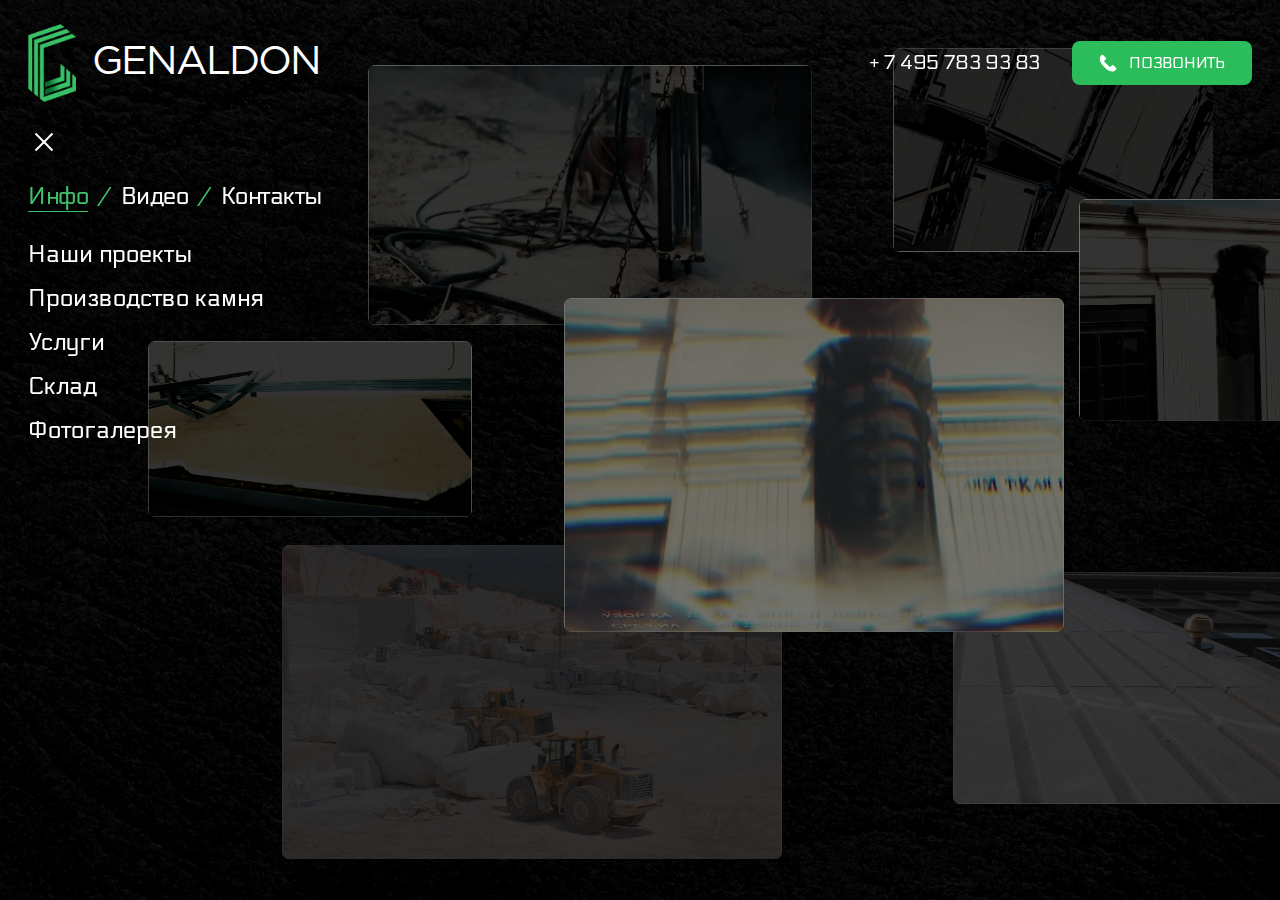
<file: index.html>
<!DOCTYPE html>
<html lang="ru">
	<head>
		<meta http-equiv="Content-Type" content="text/html; charset=utf-8">

		<!-- Адаптирование страницы для мобильных устройств -->
		<meta name="viewport" content="width=device-width, initial-scale=1, maximum-scale=1">

		<!-- Запрет распознования номера телефона -->
		<meta name="format-detection" content="telephone=no">
		<meta name="SKYPE_TOOLBAR" content ="SKYPE_TOOLBAR_PARSER_COMPATIBLE">

		<!-- Заголовок страницы -->
		<title>Заголовок страницы</title>

		<!-- Данное значение часто используют(использовали) поисковые системы -->
		<meta name="description" content="">
		<meta name="keywords" content="">

		<!-- Изменение цвета панели моб. браузера -->
		<meta name="msapplication-TileColor" content="#41c06b">
		<meta name="theme-color" content="#41c06b">

		<!-- Подключение шрифтов с гугла -->
		<link rel="preconnect" href="https://fonts.googleapis.com">
		<link rel="preconnect" href="https://fonts.gstatic.com" crossorigin>
		<link href="https://fonts.googleapis.com/css2?family=Fira+Sans:ital,wght@0,100;0,200;0,300;0,400;0,500;0,600;0,700;0,800;0,900;1,100;1,200;1,300;1,400;1,500;1,600;1,700;1,800;1,900&display=swap" rel="stylesheet">

		<!-- Подключение файлов стилей -->
		<link rel="stylesheet" href="css/swiper-bundle.min.css" async>
		<link rel="stylesheet" href="css/swiper.css" async>
		<link rel="stylesheet" href="css/styles.css" async>

		<link rel="stylesheet" href="css/response_1899.css" media="print, (max-width: 1899px)" async>
		<link rel="stylesheet" href="css/response_1439.css" media="print, (max-width: 1439px)" async>
		<link rel="stylesheet" href="css/response_1279.css" media="print, (max-width: 1279px)" async>
		<link rel="stylesheet" href="css/response_1023.css" media="print, (max-width: 1023px)" async>
		<link rel="stylesheet" href="css/response_767.css" media="print, (max-width: 767px)" async>
	</head>

	<body>
		<div class="wrap">
			<div class="main">
				<header>
					<div class="cont row">
						<div class="logo">
							<img src="images/logo.png" alt="">
							<span>GENALDON</span>
						</div>

						<div class="contacts">
							<div class="phone">
								<a href="tel:+74957839383">+ 7 495 783 93 83</a>
							</div>

							<button class="callback_btn">
								<svg class="icon"><use xlink:href="images/sprite.svg#ic_phone"></use></svg>
								<span>ПОЗВОНИТЬ</span>
							</button>
						</div>
					</div>
				</header>


				<section class="content_flex">
					<div class="cont row">
						<aside>
							<button class="menu_btn active">
								<span></span>
							</button>

							<nav class="menu" style="display: block;">
								<div class="head row">
									<div><a class="active">Инфо</a></div>
									<div class="sep">/</div>
									<div><a href="/">Видео</a></div>
									<div class="sep">/</div>
									<div><a href="/">Контакты</a></div>
								</div>

								<div class="sub_menu" style="display: block;">
									<div><a href="/">Наши проекты</a></div>
									<div><a href="/">Производство камня</a></div>
									<div><a href="/">Услуги</a></div>
									<div><a href="/">Склад</a></div>
									<div><a href="/">Фотогалерея</a></div>
								</div>
							</nav>
						</aside>


						<section class="content">
							<section class="home_content parallax parallax1">
								<a href="/" class="item layer layer1" data-parallaxify-range="-100"
									mousetip mousetip-msg="Добыча Доломита<br> в ущелье Геналдон"
									mousetip-pos="bottom right">
									<img src="images/tmp/home_content_img1.jpg" alt="">
								</a>

								<a href="/" class="item layer layer2" data-parallaxify-range="-75"
									mousetip mousetip-msg="Добыча Доломита<br> в ущелье Геналдон"
									mousetip-pos="bottom left">
									<img src="images/tmp/home_content_img2.jpg" alt="">
								</a>

								<a href="/" class="item layer layer3" data-parallaxify-range="-150"
									mousetip mousetip-msg="Добыча Доломита<br> в ущелье Геналдон"
									mousetip-pos="bottom left">
									<img src="images/tmp/home_content_img3.jpg" alt="">
								</a>

								<a href="/" class="item layer layer4" data-parallaxify-range="-130"
									mousetip mousetip-msg="Добыча Доломита<br> в ущелье Геналдон"
									mousetip-pos="bottom right">
									<img src="images/tmp/home_content_img4.jpg" alt="">
								</a>

								<a href="/" class="item layer layer5" data-parallaxify-range="-300"
									mousetip mousetip-msg="Добыча Доломита<br> в ущелье Геналдон"
									mousetip-pos="bottom right">
									<img src="images/tmp/home_content_img5.jpg" alt="">
								</a>

								<a href="/" class="item layer layer6" data-parallaxify-range="-130"
									mousetip mousetip-msg="Добыча Доломита<br> в ущелье Геналдон"
									mousetip-pos="top right">
									<img src="images/tmp/home_content_img6.jpg" alt="">
								</a>

								<a href="/" class="item layer layer7" data-parallaxify-range="-75"
									mousetip mousetip-msg="Добыча Доломита<br> в ущелье Геналдон"
									mousetip-pos="top left">
									<img src="images/tmp/home_content_img7.jpg" alt="">
								</a>
							</section>
						</section>
					</div>
				</section>
			</div>
		</div>


		<div class="supports_error">
			Ваш браузер устарел рекомендуем обновить его до последней версии<br> или использовать другой более современный.
		</div>


		<!-- Подключение javascript файлов -->
		<script src="js/jquery-3.5.0.min.js"></script>
		<script src="js/swiper-bundle.min.js"></script>
		<script src="js/parallaxify.min.js"></script>
		<script src="js/mousetip.js"></script>
		<script src="js/functions.js"></script>
		<script src="js/scripts.js"></script>
	</body>
</html>
</file>
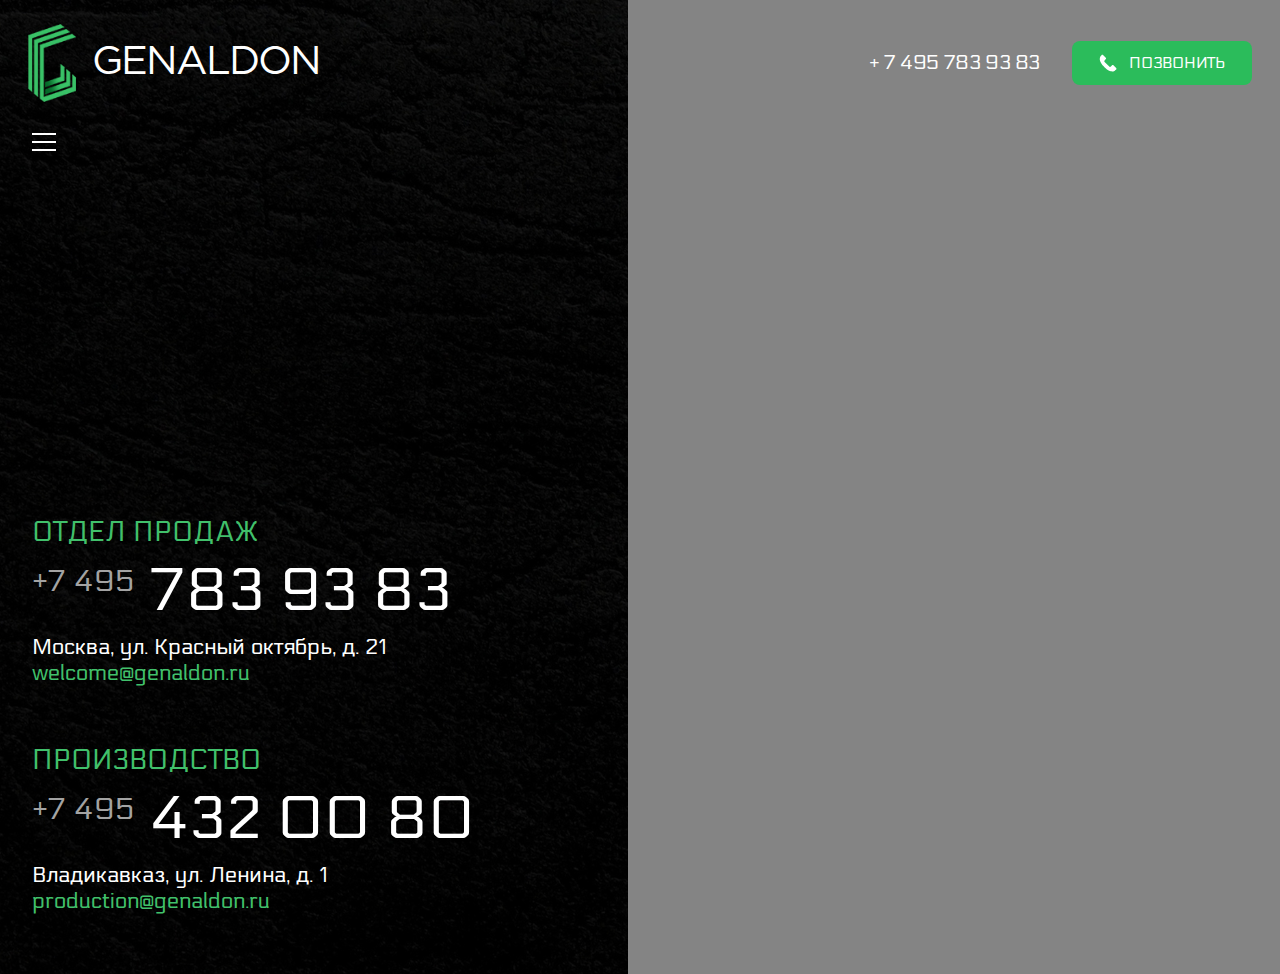
<file: contacts.html>
<!DOCTYPE html>
<html lang="ru">
	<head>
		<meta http-equiv="Content-Type" content="text/html; charset=utf-8">

		<!-- Адаптирование страницы для мобильных устройств -->
		<meta name="viewport" content="width=device-width, initial-scale=1, maximum-scale=1">

		<!-- Запрет распознования номера телефона -->
		<meta name="format-detection" content="telephone=no">
		<meta name="SKYPE_TOOLBAR" content ="SKYPE_TOOLBAR_PARSER_COMPATIBLE">

		<!-- Заголовок страницы -->
		<title>Заголовок страницы</title>

		<!-- Данное значение часто используют(использовали) поисковые системы -->
		<meta name="description" content="">
		<meta name="keywords" content="">

		<!-- Изменение цвета панели моб. браузера -->
		<meta name="msapplication-TileColor" content="#41c06b">
		<meta name="theme-color" content="#41c06b">

		<!-- Подключение шрифтов с гугла -->
		<link rel="preconnect" href="https://fonts.googleapis.com">
		<link rel="preconnect" href="https://fonts.gstatic.com" crossorigin>
		<link href="https://fonts.googleapis.com/css2?family=Fira+Sans:ital,wght@0,100;0,200;0,300;0,400;0,500;0,600;0,700;0,800;0,900;1,100;1,200;1,300;1,400;1,500;1,600;1,700;1,800;1,900&display=swap" rel="stylesheet">

		<!-- Подключение файлов стилей -->
		<link rel="stylesheet" href="css/swiper-bundle.min.css" async>
		<link rel="stylesheet" href="css/swiper.css" async>
		<link rel="stylesheet" href="css/styles.css" async>

		<link rel="stylesheet" href="css/response_1899.css" media="print, (max-width: 1899px)" async>
		<link rel="stylesheet" href="css/response_1439.css" media="print, (max-width: 1439px)" async>
		<link rel="stylesheet" href="css/response_1279.css" media="print, (max-width: 1279px)" async>
		<link rel="stylesheet" href="css/response_1023.css" media="print, (max-width: 1023px)" async>
		<link rel="stylesheet" href="css/response_767.css" media="print, (max-width: 767px)" async>
	</head>

	<body>
		<div class="wrap">
			<div class="main">
				<header>
					<div class="cont row">
						<a href="/" class="logo">
							<img src="images/logo.png" alt="">
							<span>GENALDON</span>
						</a>

						<div class="contacts">
							<div class="phone">
								<a href="tel:+74957839383">+ 7 495 783 93 83</a>
							</div>

							<button class="callback_btn">
								<svg class="icon"><use xlink:href="images/sprite.svg#ic_phone"></use></svg>
								<span>ПОЗВОНИТЬ</span>
							</button>
						</div>
					</div>
				</header>


				<section class="content_flex mob_no_margin">
					<div class="cont row">
						<aside>
							<button class="menu_btn">
								<span></span>
							</button>

							<nav class="menu">
								<div class="head row">
									<div><a class="active">Инфо</a></div>
									<div class="sep">/</div>
									<div><a href="/">Видео</a></div>
									<div class="sep">/</div>
									<div><a href="/">Контакты</a></div>
								</div>

								<div class="sub_menu" style="display: block;">
									<div><a href="/">Наши проекты</a></div>
									<div><a href="/">Производство камня</a></div>
									<div><a href="/">Услуги</a></div>
									<div><a href="/">Склад</a></div>
									<div><a href="/">Фотогалерея</a></div>
								</div>
							</nav>
						</aside>


						<section class="content mob_padding">
							<section class="contacts_info">
								<div class="data">
									<div class="item">
										<div class="title">ОТДЕЛ ПРОДАЖ</div>

										<div class="phone">
											<a href="tel:+74957839383"><span>+7 495</span> 783 93 83</a>
										</div>

										<div>
											<div class="location">Москва, ул. Красный октябрь, д. 21</div>

											<div class="email">
												<a href="mailto:welcome@genaldon.ru">welcome@genaldon.ru</a>
											</div>
										</div>
									</div>


									<div class="item">
										<div class="title">ПРОИЗВОДСТВО</div>

										<div class="phone">
											<a href="tel:+74954320080"><span>+7 495</span> 432 00 80</a>
										</div>

										<div>
											<div class="location">Владикавказ, ул. Ленина, д. 1</div>

											<div class="email">
												<a href="mailto:production@genaldon.ru">production@genaldon.ru</a>
											</div>
										</div>
									</div>
								</div>


								<div class="map_wrap">
									<div id="map">

									</div>
								</div>
							</section>
						</section>
					</div>
				</section>
			</div>
		</div>


		<div class="supports_error">
			Ваш браузер устарел рекомендуем обновить его до последней версии<br> или использовать другой более современный.
		</div>


		<!-- Подключение javascript файлов -->
		<script src="js/jquery-3.5.0.min.js"></script>
		<script src="js/swiper-bundle.min.js"></script>
		<script src="js/parallaxify.min.js"></script>
		<script src="js/mousetip.js"></script>
		<script src="js/functions.js"></script>
		<script src="js/scripts.js"></script>

		<!-- Яндекс карты -->
		<script src="http://api-maps.yandex.ru/2.1.75/?load=package.standard,package.geoObjects&lang=ru-RU"></script>
		<script>
			$(window).on('load', () => {
				initMap()
			})
		</script>
	</body>
</html>
</file>
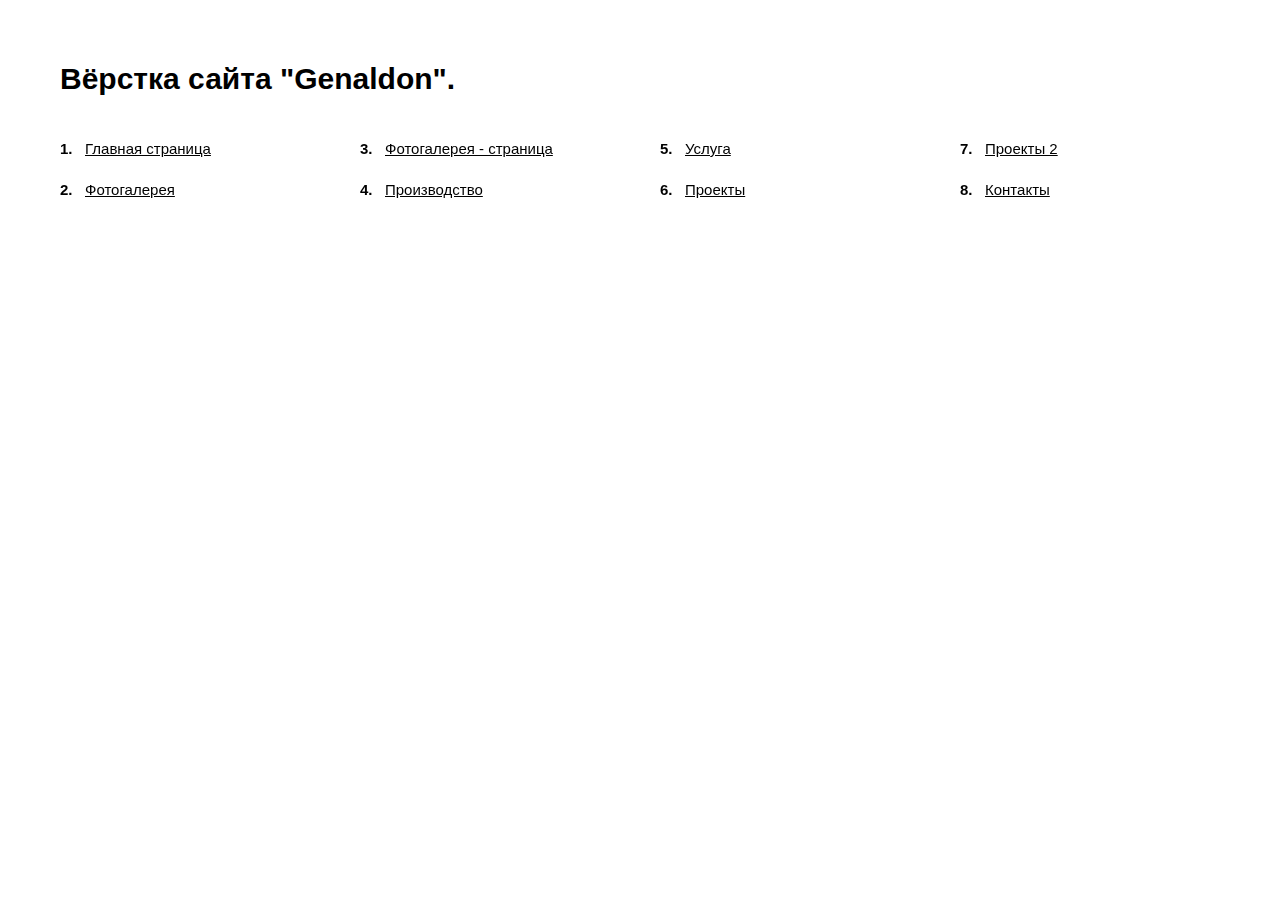
<file: demo_links.html>
<!DOCTYPE html>
<html lang="ru">
	<head>
		<meta http-equiv="Content-Type" content="text/html; charset=utf-8">

		<!-- Адаптирование страницы для мобильных устройств -->
		<meta name="viewport" content="width=device-width, initial-scale=1, maximum-scale=1">

		<!-- Запрет распознования номера телефона -->
		<meta name="format-detection" content="telephone=no">
		<meta name="SKYPE_TOOLBAR" content ="SKYPE_TOOLBAR_PARSER_COMPATIBLE">

		<style>
			*
			{
			    box-sizing: border-box;
			    margin: 0;
			    padding: 0;
			}

			*:before,
			*:after
			{
			    box-sizing: border-box;
			}


			.demo_links
			{
			    padding: 60px;
			}

			.demo_links .title
			{
			    font-family: Arial, 'Helvetica Neue', Helvetica, sans-serif;
			    font-size: 30px;
			    font-weight: 700;
			    line-height: 38px;

			    margin-bottom: 40px;
			}

			.demo_links ol
			{
			    font-family: Arial, 'Helvetica Neue', Helvetica, sans-serif;
			    font-size: 15px;
			    line-height: 21px;

			    counter-reset: li;

			    column-gap: 40px;
			    column-count: 4;
			}

			.demo_links ol li
			{
			    position: relative;

			    display: block;
			    overflow: hidden;

			    padding-left: 25px;

			    list-style-type: none;

			    transform: translateZ(0);

			    --webkit-column-break-inside: avoid;
			    page-break-inside: avoid;
			    break-inside: avoid;
			}

			.demo_links ol li + li
			{
			    margin-top: 20px;
			}

			.demo_links ol li:before
			{
			    color: var(--text_color);
			    font-weight: 700;

			    position: absolute;
			    top: 0;
			    left: 0;

			    content: counters(li, '.') '.';
			    counter-increment: li;
			}


			.demo_links li a
			{
			    color: #000;
			}

			.demo_links li a:hover
			{
			    text-decoration: none;
			}


			@media (max-width: 1279px)
			{
			    .demo_links ol
			    {
			        column-count: 3;
			    }
			}


			@media (max-width: 1023px)
			{
			    .demo_links
			    {
			        padding: 40px;
			    }

			    .demo_links .title
			    {
			        font-size: 28px;
			        line-height: 34px;

			        margin-bottom: 25px;
			    }

			    .demo_links ol
			    {
			        column-count: 2;
			    }
			}


			@media (max-width: 767px)
			{
			    .demo_links
			    {
			        padding: 30px;
			    }

			    .demo_links .title
			    {
			        font-size: 26px;
			        line-height: 32px;
			    }

			    .demo_links ol
			    {
			        column-gap: 40px;
			    }
			}


			@media (max-width: 479px)
			{
			    .demo_links
			    {
			        padding: 20px;
			    }

			    .demo_links .title
			    {
			        font-size: 22px;
			        line-height: 28px;

			        margin-bottom: 25px;
			    }

			    .demo_links ol
			    {
			        column-count: 1;
			    }

			    .demo_links ol li + li
			    {
			        margin-top: 15px;
			    }
			}

		</style>
	</head>

	<body>
		<div class="demo_links">
			<div class="title">Вёрстка сайта "Genaldon".</div>

			<ol>
				<li><a href="./index.html" target="_blank">Главная страница</a></li>
				<li><a href="./photo_gallery.html" target="_blank">Фотогалерея</a></li>
				<li><a href="./photo_gallery_item.html" target="_blank">Фотогалерея - страница</a></li>
				<li><a href="./production.html" target="_blank">Производство</a></li>
				<li><a href="./service.html" target="_blank">Услуга</a></li>
				<li><a href="./projects.html" target="_blank">Проекты</a></li>
				<li><a href="./projects_2.html" target="_blank">Проекты 2</a></li>
				<li><a href="./contacts.html" target="_blank">Контакты</a></li>
			</ol>
		</div>
	</body>
</html>
</file>
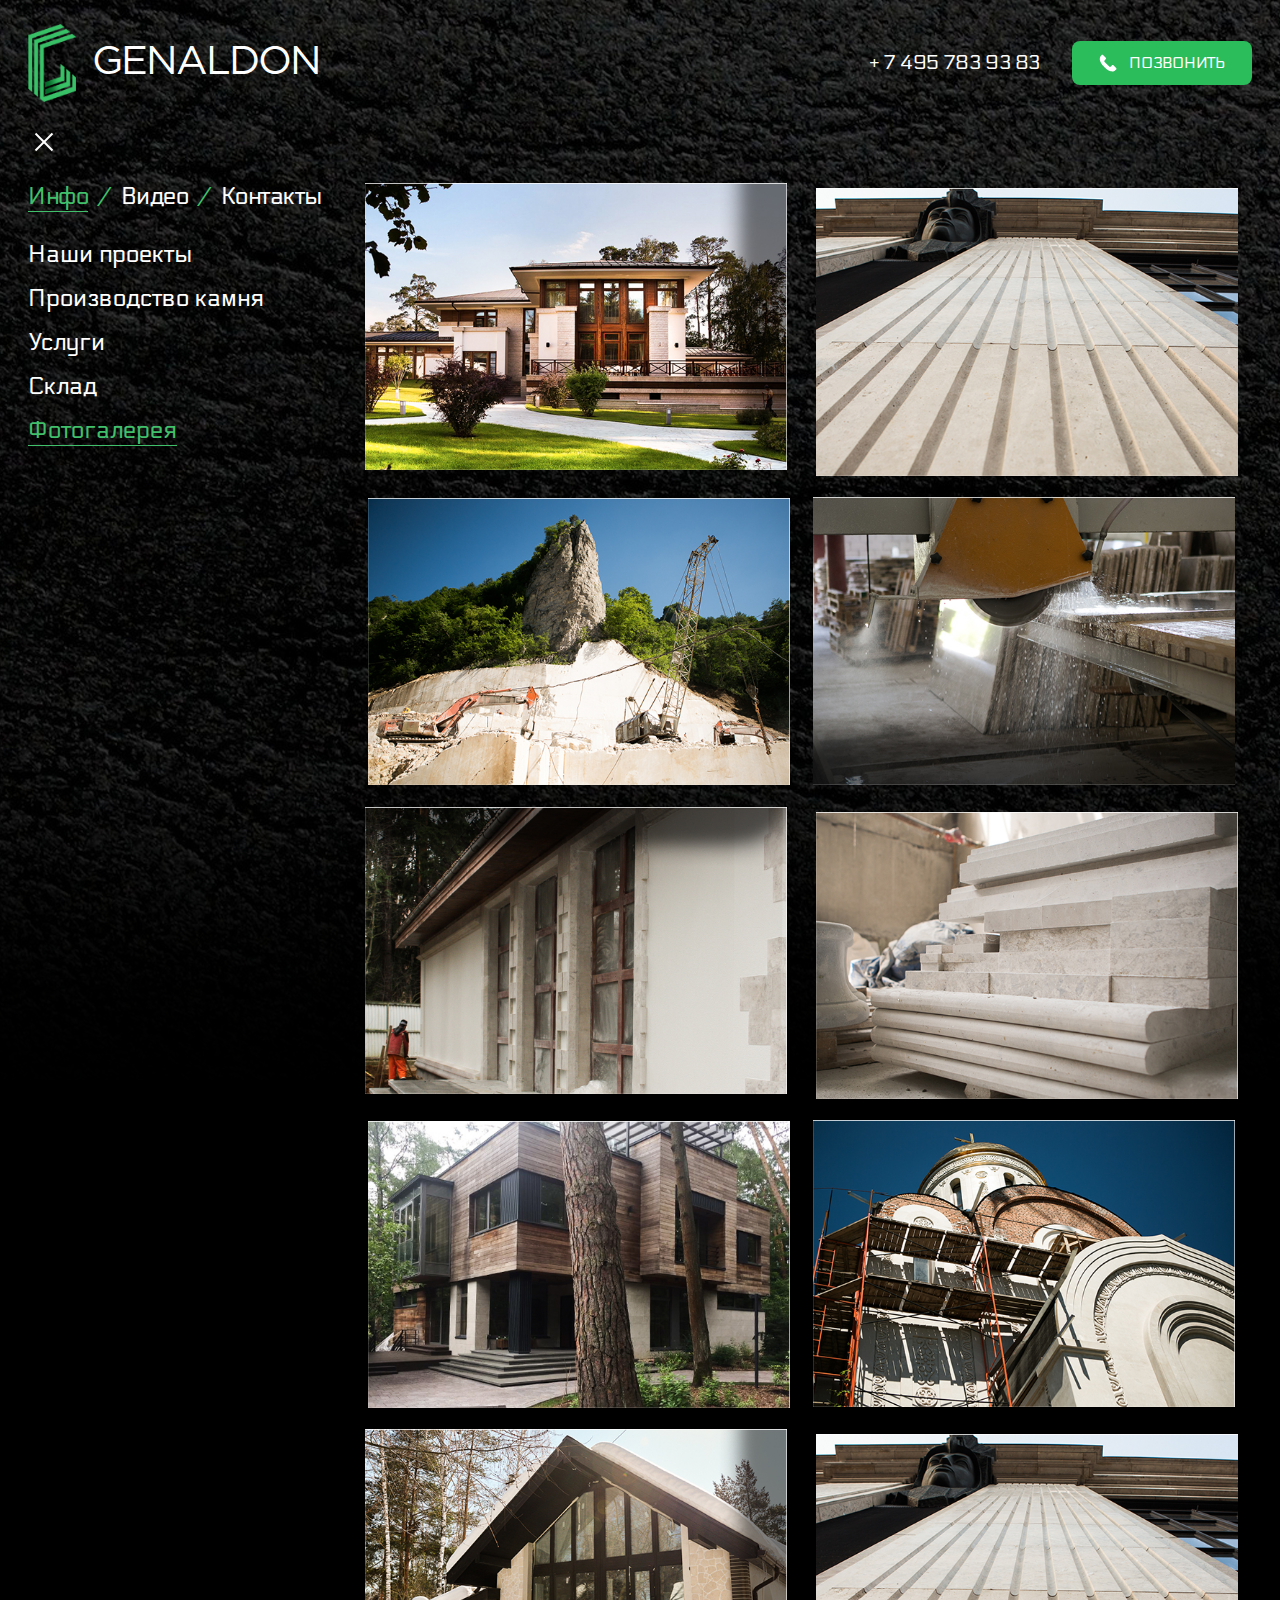
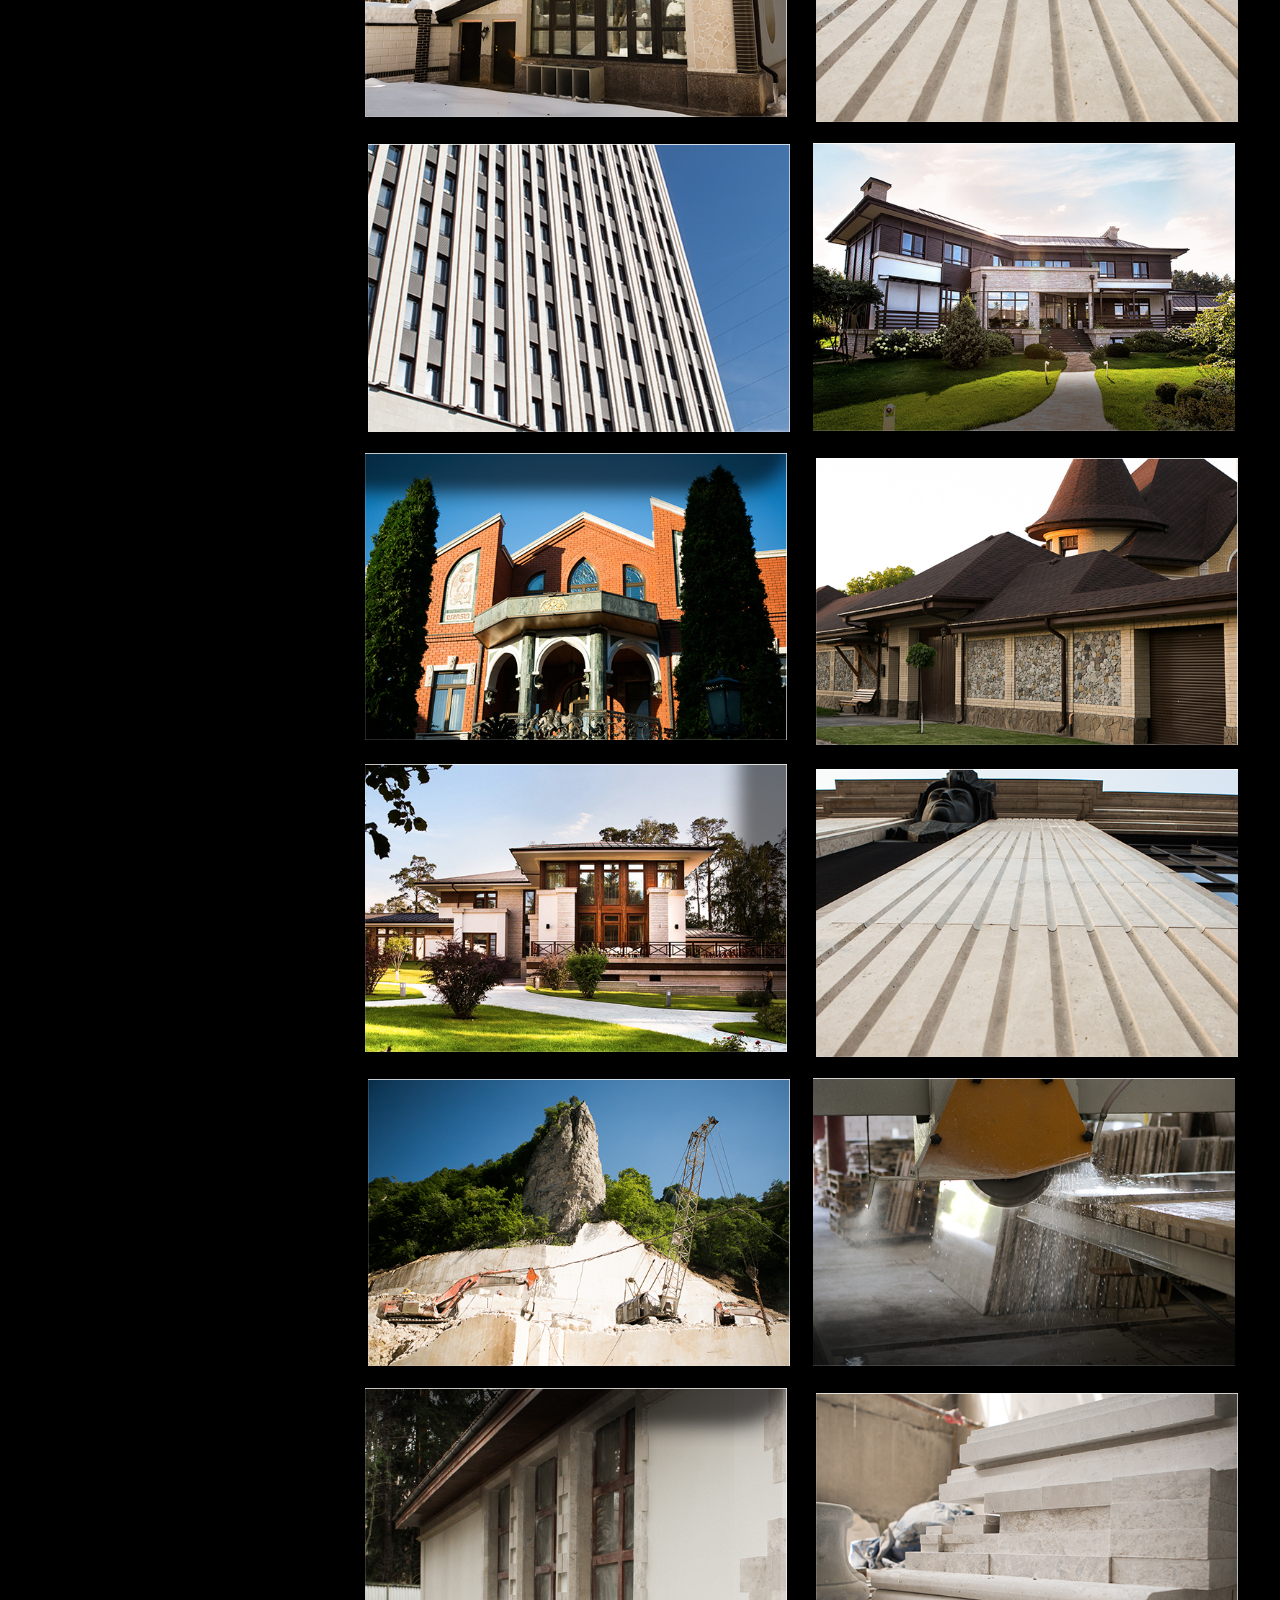
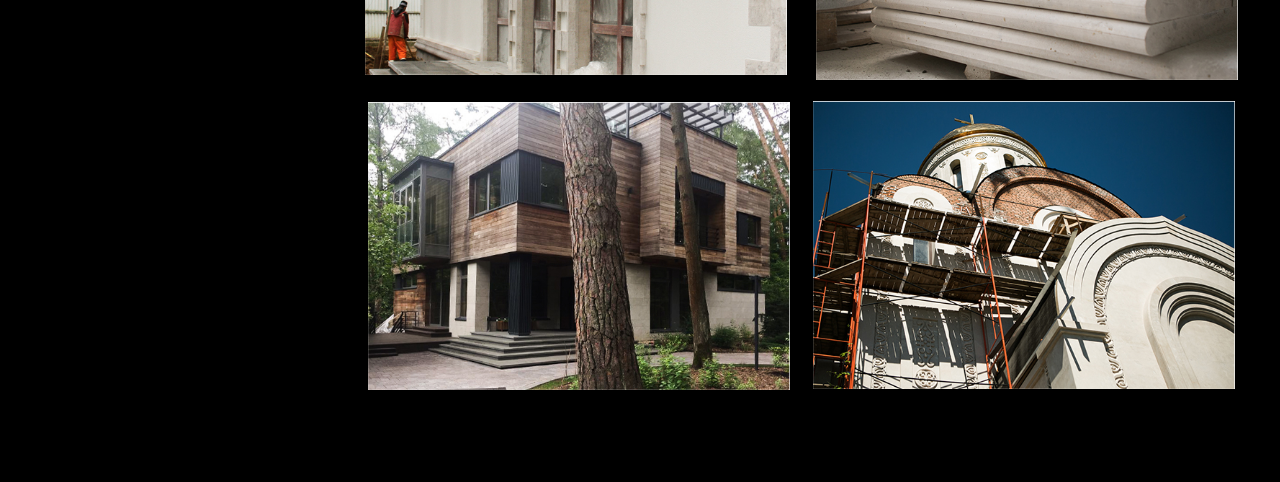
<file: photo_gallery.html>
<!DOCTYPE html>
<html lang="ru">
	<head>
		<meta http-equiv="Content-Type" content="text/html; charset=utf-8">

		<!-- Адаптирование страницы для мобильных устройств -->
		<meta name="viewport" content="width=device-width, initial-scale=1, maximum-scale=1">

		<!-- Запрет распознования номера телефона -->
		<meta name="format-detection" content="telephone=no">
		<meta name="SKYPE_TOOLBAR" content ="SKYPE_TOOLBAR_PARSER_COMPATIBLE">

		<!-- Заголовок страницы -->
		<title>Заголовок страницы</title>

		<!-- Данное значение часто используют(использовали) поисковые системы -->
		<meta name="description" content="">
		<meta name="keywords" content="">

		<!-- Изменение цвета панели моб. браузера -->
		<meta name="msapplication-TileColor" content="#41c06b">
		<meta name="theme-color" content="#41c06b">

		<!-- Подключение шрифтов с гугла -->
		<link rel="preconnect" href="https://fonts.googleapis.com">
		<link rel="preconnect" href="https://fonts.gstatic.com" crossorigin>
		<link href="https://fonts.googleapis.com/css2?family=Fira+Sans:ital,wght@0,100;0,200;0,300;0,400;0,500;0,600;0,700;0,800;0,900;1,100;1,200;1,300;1,400;1,500;1,600;1,700;1,800;1,900&display=swap" rel="stylesheet">

		<!-- Подключение файлов стилей -->
		<link rel="stylesheet" href="css/swiper-bundle.min.css" async>
		<link rel="stylesheet" href="css/swiper.css" async>
		<link rel="stylesheet" href="css/styles.css" async>

		<link rel="stylesheet" href="css/response_1899.css" media="print, (max-width: 1899px)" async>
		<link rel="stylesheet" href="css/response_1439.css" media="print, (max-width: 1439px)" async>
		<link rel="stylesheet" href="css/response_1279.css" media="print, (max-width: 1279px)" async>
		<link rel="stylesheet" href="css/response_1023.css" media="print, (max-width: 1023px)" async>
		<link rel="stylesheet" href="css/response_767.css" media="print, (max-width: 767px)" async>
	</head>

	<body>
		<div class="wrap bg2">
			<div class="main">
				<header>
					<div class="cont row">
						<a href="/" class="logo">
							<img src="images/logo.png" alt="">
							<span>GENALDON</span>
						</a>

						<div class="contacts">
							<div class="phone">
								<a href="tel:+74957839383">+ 7 495 783 93 83</a>
							</div>

							<button class="callback_btn">
								<svg class="icon"><use xlink:href="images/sprite.svg#ic_phone"></use></svg>
								<span>ПОЗВОНИТЬ</span>
							</button>
						</div>
					</div>
				</header>


				<section class="content_flex margin">
					<div class="cont row">
						<aside>
							<button class="menu_btn active">
								<span></span>
							</button>

							<nav class="menu" style="display: block;">
								<div class="head row">
									<div><a class="active">Инфо</a></div>
									<div class="sep">/</div>
									<div><a href="/">Видео</a></div>
									<div class="sep">/</div>
									<div><a href="/">Контакты</a></div>
								</div>

								<div class="sub_menu" style="display: block;">
									<div><a href="/">Наши проекты</a></div>
									<div><a href="/">Производство камня</a></div>
									<div><a href="/">Услуги</a></div>
									<div><a href="/">Склад</a></div>
									<div><a class="active">Фотогалерея</a></div>
								</div>
							</nav>
						</aside>


						<section class="content mob_padding">
							<section class="photo_gallery">
								<div class="row parallax parallax1">
									<div class="layer layer1" data-parallaxify-range="-65"
									mousetip mousetip-msg="геналдон" mousetip-pos="bottom right">
										<img src="images/tmp/photo_gallery_thumb1.jpg" alt="">
									</div>

									<div class="layer layer2" data-parallaxify-range="-120"
									mousetip mousetip-msg="геналдон" mousetip-pos="bottom left">
										<img src="images/tmp/photo_gallery_thumb2.jpg" alt="">
									</div>

									<div class="layer layer3" data-parallaxify-range="-100"
									mousetip mousetip-msg="геналдон" mousetip-pos="bottom right">
										<img src="images/tmp/photo_gallery_thumb3.jpg" alt="">
									</div>

									<div class="layer layer4" data-parallaxify-range="-80"
									mousetip mousetip-msg="геналдон" mousetip-pos="bottom left">
										<img src="images/tmp/photo_gallery_thumb4.jpg" alt="">
									</div>

									<div class="layer layer1" data-parallaxify-range="-65"
									mousetip mousetip-msg="геналдон" mousetip-pos="bottom right">
										<img src="images/tmp/photo_gallery_thumb5.jpg" alt="">
									</div>

									<div class="layer layer2" data-parallaxify-range="-120"
									mousetip mousetip-msg="геналдон" mousetip-pos="bottom left">
										<img src="images/tmp/photo_gallery_thumb6.jpg" alt="">
									</div>

									<div class="layer layer3" data-parallaxify-range="-100"
									mousetip mousetip-msg="геналдон" mousetip-pos="bottom right">
										<img src="images/tmp/photo_gallery_thumb7.jpg" alt="">
									</div>

									<div class="layer layer4" data-parallaxify-range="-80"
									mousetip mousetip-msg="геналдон" mousetip-pos="bottom left">
										<img src="images/tmp/photo_gallery_thumb8.jpg" alt="">
									</div>

									<div class="layer layer1" data-parallaxify-range="-65"
									mousetip mousetip-msg="геналдон" mousetip-pos="bottom right">
										<img src="images/tmp/photo_gallery_thumb9.jpg" alt="">
									</div>

									<div class="layer layer2" data-parallaxify-range="-120"
									mousetip mousetip-msg="геналдон" mousetip-pos="bottom left">
										<img src="images/tmp/photo_gallery_thumb10.jpg" alt="">
									</div>

									<div class="layer layer3" data-parallaxify-range="-100"
									mousetip mousetip-msg="геналдон" mousetip-pos="bottom right">
										<img src="images/tmp/photo_gallery_thumb11.jpg" alt="">
									</div>

									<div class="layer layer4" data-parallaxify-range="-80"
									mousetip mousetip-msg="геналдон" mousetip-pos="bottom left">
										<img src="images/tmp/photo_gallery_thumb12.jpg" alt="">
									</div>

									<div class="layer layer1" data-parallaxify-range="-65"
									mousetip mousetip-msg="геналдон" mousetip-pos="bottom right">
										<img src="images/tmp/photo_gallery_thumb13.jpg" alt="">
									</div>

									<div class="layer layer2" data-parallaxify-range="-120"
									mousetip mousetip-msg="геналдон" mousetip-pos="bottom left">
										<img src="images/tmp/photo_gallery_thumb14.jpg" alt="">
									</div>

									<div class="layer layer1" data-parallaxify-range="-65"
									mousetip mousetip-msg="геналдон" mousetip-pos="bottom right">
										<img src="images/tmp/photo_gallery_thumb1.jpg" alt="">
									</div>

									<div class="layer layer2" data-parallaxify-range="-120"
									mousetip mousetip-msg="геналдон" mousetip-pos="bottom left">
										<img src="images/tmp/photo_gallery_thumb2.jpg" alt="">
									</div>

									<div class="layer layer3" data-parallaxify-range="-100"
									mousetip mousetip-msg="геналдон" mousetip-pos="bottom right">
										<img src="images/tmp/photo_gallery_thumb3.jpg" alt="">
									</div>

									<div class="layer layer4" data-parallaxify-range="-80"
									mousetip mousetip-msg="геналдон" mousetip-pos="bottom left">
										<img src="images/tmp/photo_gallery_thumb4.jpg" alt="">
									</div>

									<div class="layer layer1" data-parallaxify-range="-65"
									mousetip mousetip-msg="геналдон" mousetip-pos="bottom right">
										<img src="images/tmp/photo_gallery_thumb5.jpg" alt="">
									</div>

									<div class="layer layer2" data-parallaxify-range="-120"
									mousetip mousetip-msg="геналдон" mousetip-pos="bottom left">
										<img src="images/tmp/photo_gallery_thumb6.jpg" alt="">
									</div>

									<div class="layer layer3" data-parallaxify-range="-100"
									mousetip mousetip-msg="геналдон" mousetip-pos="bottom right">
										<img src="images/tmp/photo_gallery_thumb7.jpg" alt="">
									</div>

									<div class="layer layer4" data-parallaxify-range="-80"
									mousetip mousetip-msg="геналдон" mousetip-pos="bottom left">
										<img src="images/tmp/photo_gallery_thumb8.jpg" alt="">
									</div>
								</div>
							</section>
						</section>
					</div>
				</section>
			</div>
		</div>


		<div class="supports_error">
			Ваш браузер устарел рекомендуем обновить его до последней версии<br> или использовать другой более современный.
		</div>


		<!-- Подключение javascript файлов -->
		<script src="js/jquery-3.5.0.min.js"></script>
		<script src="js/swiper-bundle.min.js"></script>
		<script src="js/parallaxify.min.js"></script>
		<script src="js/mousetip.js"></script>
		<script src="js/functions.js"></script>
		<script src="js/scripts.js"></script>
	</body>
</html>
</file>
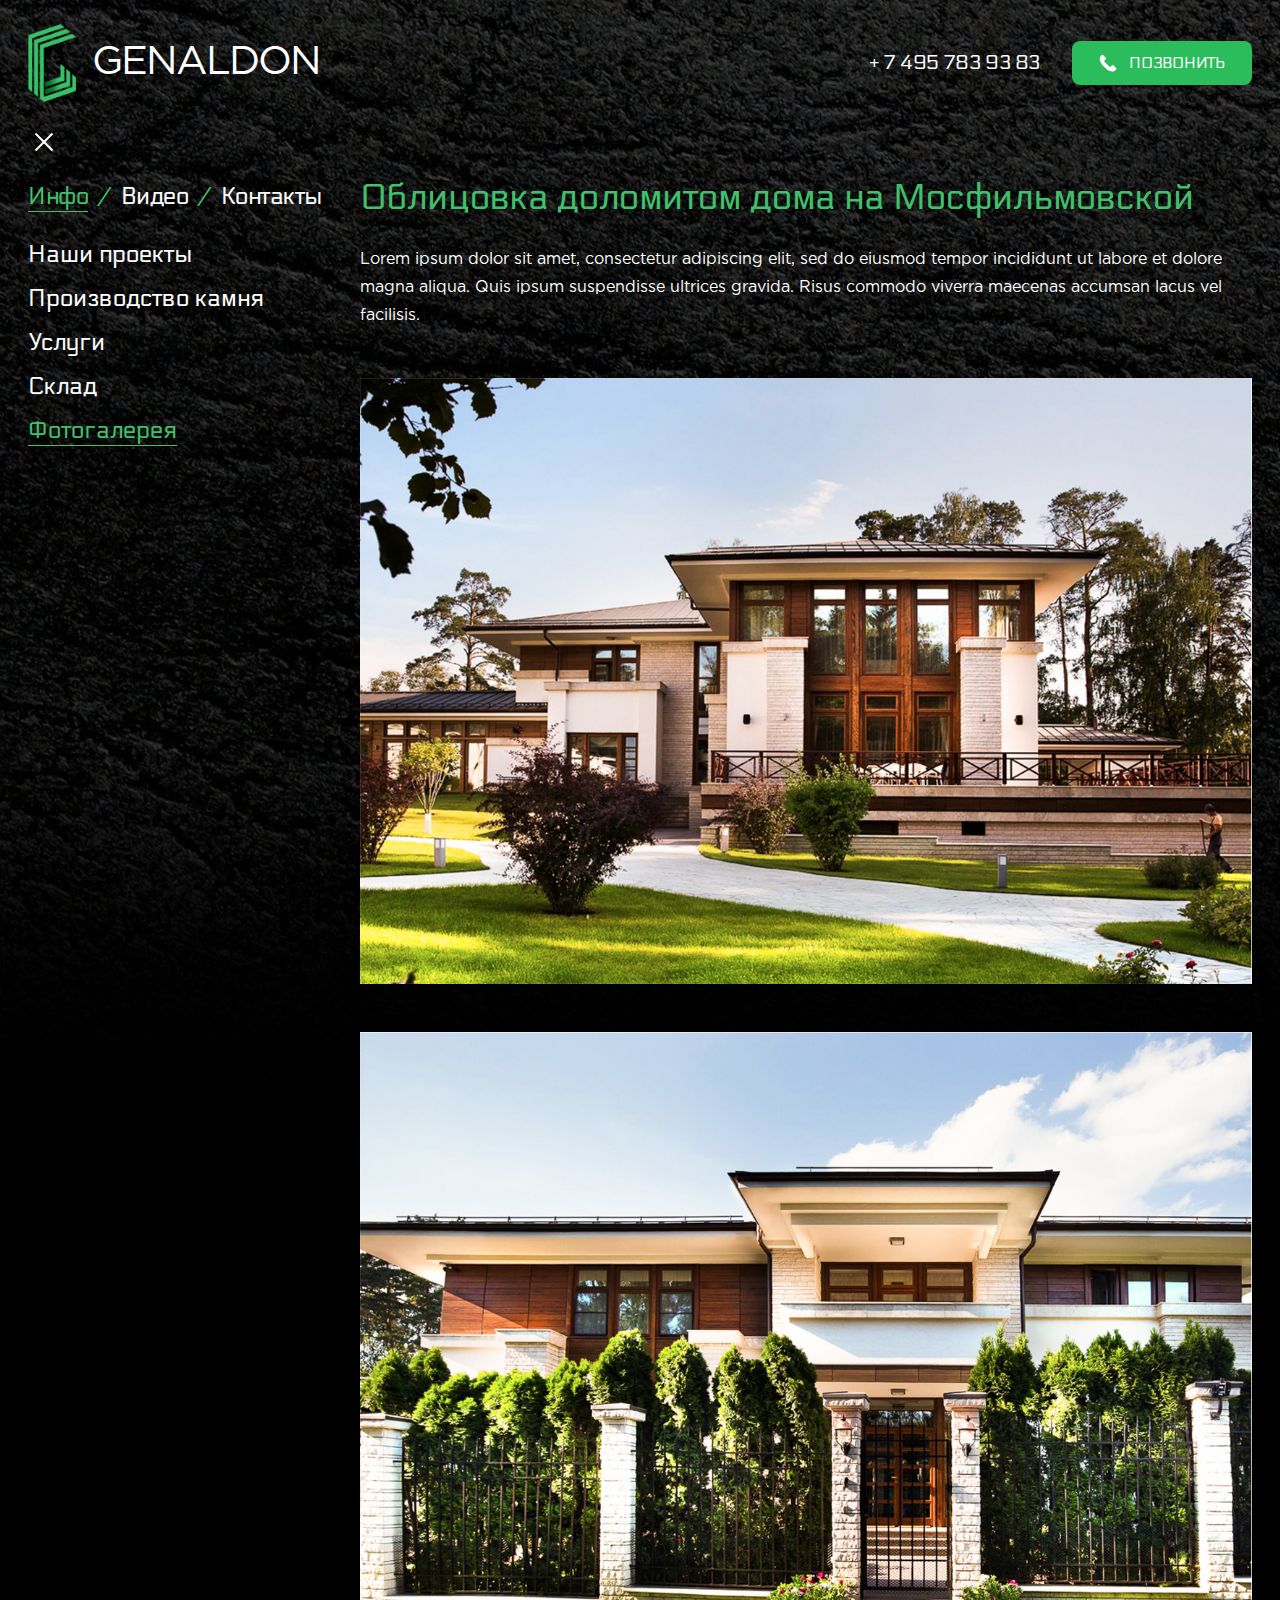
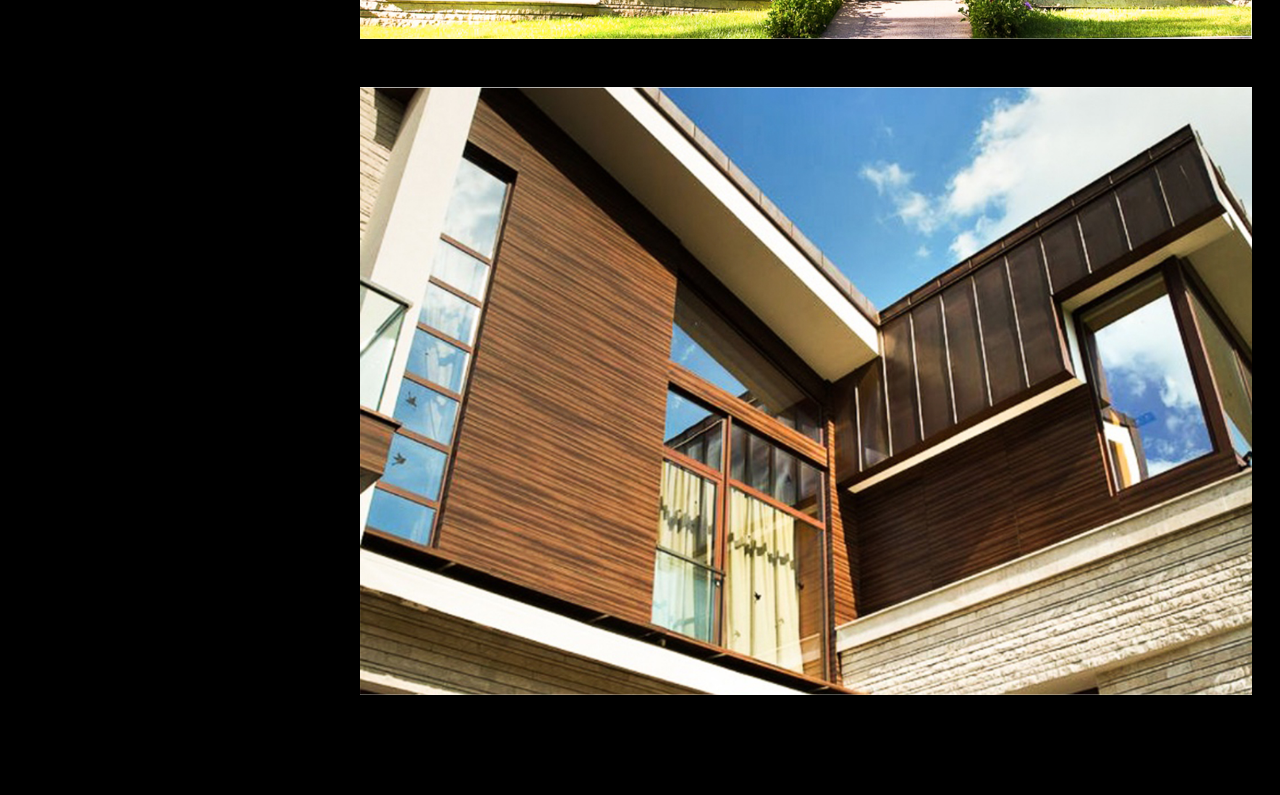
<file: photo_gallery_item.html>
<!DOCTYPE html>
<html lang="ru">
	<head>
		<meta http-equiv="Content-Type" content="text/html; charset=utf-8">

		<!-- Адаптирование страницы для мобильных устройств -->
		<meta name="viewport" content="width=device-width, initial-scale=1, maximum-scale=1">

		<!-- Запрет распознования номера телефона -->
		<meta name="format-detection" content="telephone=no">
		<meta name="SKYPE_TOOLBAR" content ="SKYPE_TOOLBAR_PARSER_COMPATIBLE">

		<!-- Заголовок страницы -->
		<title>Заголовок страницы</title>

		<!-- Данное значение часто используют(использовали) поисковые системы -->
		<meta name="description" content="">
		<meta name="keywords" content="">

		<!-- Изменение цвета панели моб. браузера -->
		<meta name="msapplication-TileColor" content="#41c06b">
		<meta name="theme-color" content="#41c06b">

		<!-- Подключение шрифтов с гугла -->
		<link rel="preconnect" href="https://fonts.googleapis.com">
		<link rel="preconnect" href="https://fonts.gstatic.com" crossorigin>
		<link href="https://fonts.googleapis.com/css2?family=Fira+Sans:ital,wght@0,100;0,200;0,300;0,400;0,500;0,600;0,700;0,800;0,900;1,100;1,200;1,300;1,400;1,500;1,600;1,700;1,800;1,900&display=swap" rel="stylesheet">

		<!-- Подключение файлов стилей -->
		<link rel="stylesheet" href="css/swiper-bundle.min.css" async>
		<link rel="stylesheet" href="css/swiper.css" async>
		<link rel="stylesheet" href="css/styles.css" async>

		<link rel="stylesheet" href="css/response_1899.css" media="print, (max-width: 1899px)" async>
		<link rel="stylesheet" href="css/response_1439.css" media="print, (max-width: 1439px)" async>
		<link rel="stylesheet" href="css/response_1279.css" media="print, (max-width: 1279px)" async>
		<link rel="stylesheet" href="css/response_1023.css" media="print, (max-width: 1023px)" async>
		<link rel="stylesheet" href="css/response_767.css" media="print, (max-width: 767px)" async>
	</head>

	<body>
		<div class="wrap bg2">
			<div class="main">
				<header>
					<div class="cont row">
						<a href="/" class="logo">
							<img src="images/logo.png" alt="">
							<span>GENALDON</span>
						</a>

						<div class="contacts">
							<div class="phone">
								<a href="tel:+74957839383">+ 7 495 783 93 83</a>
							</div>

							<button class="callback_btn">
								<svg class="icon"><use xlink:href="images/sprite.svg#ic_phone"></use></svg>
								<span>ПОЗВОНИТЬ</span>
							</button>
						</div>
					</div>
				</header>


				<section class="content_flex margin">
					<div class="cont row">
						<aside>
							<button class="menu_btn active">
								<span></span>
							</button>

							<nav class="menu" style="display: block;">
								<div class="head row">
									<div><a class="active">Инфо</a></div>
									<div class="sep">/</div>
									<div><a href="/">Видео</a></div>
									<div class="sep">/</div>
									<div><a href="/">Контакты</a></div>
								</div>

								<div class="sub_menu" style="display: block;">
									<div><a href="/">Наши проекты</a></div>
									<div><a href="/">Производство камня</a></div>
									<div><a href="/">Услуги</a></div>
									<div><a href="/">Склад</a></div>
									<div><a class="active">Фотогалерея</a></div>
								</div>
							</nav>
						</aside>


						<section class="content mob_padding">
							<h1 class="page_title">Облицовка доломитом дома на Мосфильмовской</h1>

							<section class="text_block">
								<p>Lorem ipsum dolor sit amet, consectetur adipiscing elit, sed do eiusmod tempor incididunt ut labore et dolore magna aliqua. Quis ipsum suspendisse ultrices gravida. Risus commodo viverra maecenas accumsan lacus vel facilisis.</p>

								<img src="images/tmp/text_img1.jpg" alt="">

								<img src="images/tmp/text_img2.jpg" alt="">

								<img src="images/tmp/text_img3.jpg" alt="">
							</section>
						</section>
					</div>
				</section>
			</div>
		</div>


		<div class="supports_error">
			Ваш браузер устарел рекомендуем обновить его до последней версии<br> или использовать другой более современный.
		</div>


		<!-- Подключение javascript файлов -->
		<script src="js/jquery-3.5.0.min.js"></script>
		<script src="js/swiper-bundle.min.js"></script>
		<script src="js/parallaxify.min.js"></script>
		<script src="js/mousetip.js"></script>
		<script src="js/functions.js"></script>
		<script src="js/scripts.js"></script>
	</body>
</html>
</file>
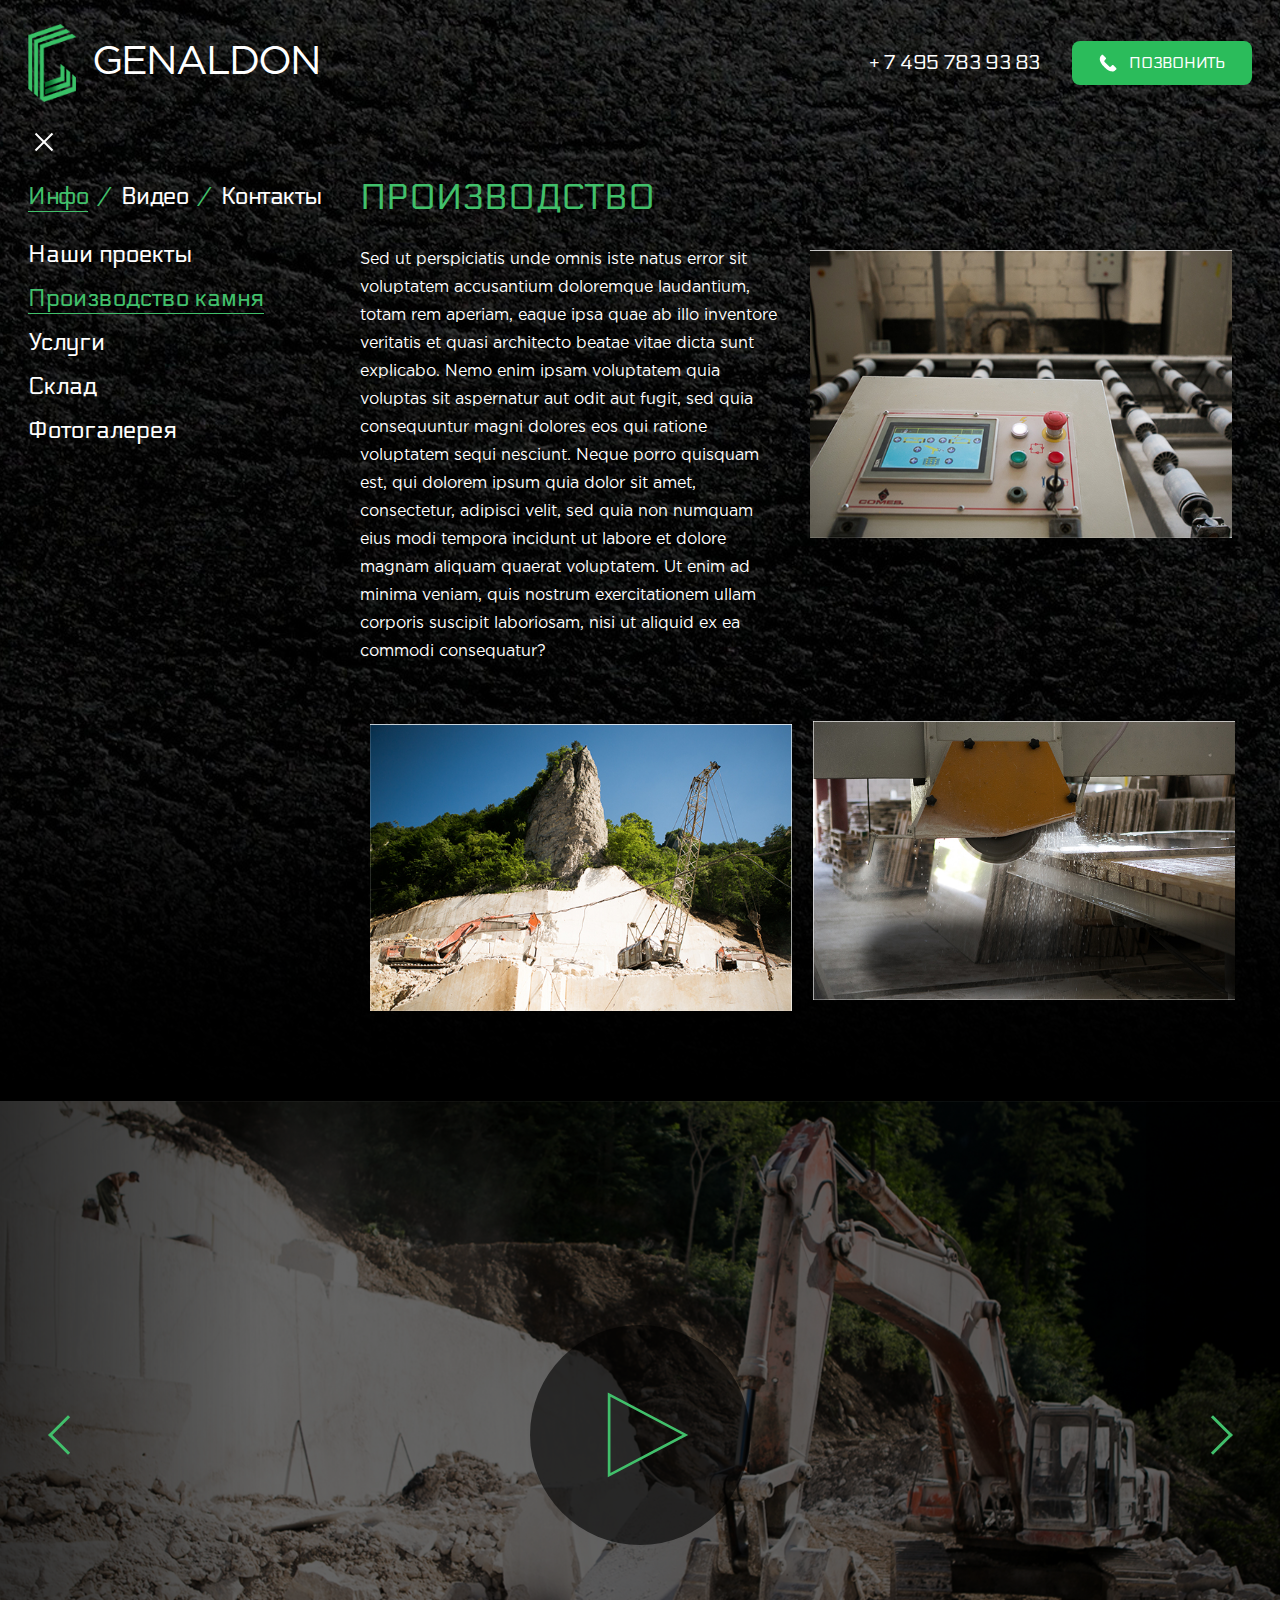
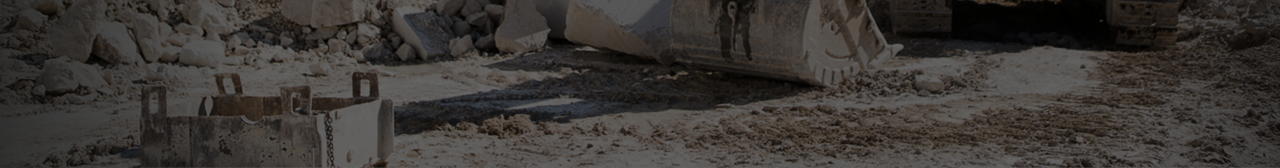
<file: production.html>
<!DOCTYPE html>
<html lang="ru">
	<head>
		<meta http-equiv="Content-Type" content="text/html; charset=utf-8">

		<!-- Адаптирование страницы для мобильных устройств -->
		<meta name="viewport" content="width=device-width, initial-scale=1, maximum-scale=1">

		<!-- Запрет распознования номера телефона -->
		<meta name="format-detection" content="telephone=no">
		<meta name="SKYPE_TOOLBAR" content ="SKYPE_TOOLBAR_PARSER_COMPATIBLE">

		<!-- Заголовок страницы -->
		<title>Заголовок страницы</title>

		<!-- Данное значение часто используют(использовали) поисковые системы -->
		<meta name="description" content="">
		<meta name="keywords" content="">

		<!-- Изменение цвета панели моб. браузера -->
		<meta name="msapplication-TileColor" content="#41c06b">
		<meta name="theme-color" content="#41c06b">

		<!-- Подключение шрифтов с гугла -->
		<link rel="preconnect" href="https://fonts.googleapis.com">
		<link rel="preconnect" href="https://fonts.gstatic.com" crossorigin>
		<link href="https://fonts.googleapis.com/css2?family=Fira+Sans:ital,wght@0,100;0,200;0,300;0,400;0,500;0,600;0,700;0,800;0,900;1,100;1,200;1,300;1,400;1,500;1,600;1,700;1,800;1,900&display=swap" rel="stylesheet">

		<!-- Подключение файлов стилей -->
		<link rel="stylesheet" href="css/swiper-bundle.min.css" async>
		<link rel="stylesheet" href="css/swiper.css" async>
		<link rel="stylesheet" href="css/styles.css" async>

		<link rel="stylesheet" href="css/response_1899.css" media="print, (max-width: 1899px)" async>
		<link rel="stylesheet" href="css/response_1439.css" media="print, (max-width: 1439px)" async>
		<link rel="stylesheet" href="css/response_1279.css" media="print, (max-width: 1279px)" async>
		<link rel="stylesheet" href="css/response_1023.css" media="print, (max-width: 1023px)" async>
		<link rel="stylesheet" href="css/response_767.css" media="print, (max-width: 767px)" async>
	</head>

	<body>
		<div class="wrap bg2">
			<div class="main">
				<header>
					<div class="cont row">
						<a href="/" class="logo">
							<img src="images/logo.png" alt="">
							<span>GENALDON</span>
						</a>

						<div class="contacts">
							<div class="phone">
								<a href="tel:+74957839383">+ 7 495 783 93 83</a>
							</div>

							<button class="callback_btn">
								<svg class="icon"><use xlink:href="images/sprite.svg#ic_phone"></use></svg>
								<span>ПОЗВОНИТЬ</span>
							</button>
						</div>
					</div>
				</header>


				<section class="content_flex margin">
					<div class="cont row">
						<aside>
							<button class="menu_btn active">
								<span></span>
							</button>

							<nav class="menu" style="display: block;">
								<div class="head row">
									<div><a class="active">Инфо</a></div>
									<div class="sep">/</div>
									<div><a href="/">Видео</a></div>
									<div class="sep">/</div>
									<div><a href="/">Контакты</a></div>
								</div>

								<div class="sub_menu" style="display: block;">
									<div><a href="/">Наши проекты</a></div>
									<div><a class="active">Производство камня</a></div>
									<div><a href="/">Услуги</a></div>
									<div><a href="/">Склад</a></div>
									<div><a href="/">Фотогалерея</a></div>
								</div>
							</nav>
						</aside>


						<section class="content mob_padding">
							<h1 class="page_title">ПРОИЗВОДСТВО</h1>

							<section class="production">
								<div class="row parallax parallax1">
									<div class="text_block">
										<p>Sed ut perspiciatis unde omnis iste natus error sit voluptatem accusantium doloremque laudantium, totam rem aperiam, eaque ipsa quae ab illo inventore veritatis et quasi architecto beatae vitae dicta sunt explicabo. Nemo enim ipsam voluptatem quia voluptas sit aspernatur aut odit aut fugit, sed quia consequuntur magni dolores eos qui ratione voluptatem sequi nesciunt. Neque porro quisquam est, qui dolorem ipsum quia dolor sit amet, consectetur, adipisci velit, sed quia non numquam eius modi tempora incidunt ut labore et dolore magnam aliquam quaerat voluptatem. Ut enim ad minima veniam, quis nostrum exercitationem ullam corporis suscipit laboriosam, nisi ut aliquid ex ea commodi consequatur?</p>
									</div>

									<div class="layer layer1" data-parallaxify-range="-50"
									mousetip mousetip-msg="геналдон" mousetip-pos="bottom right">
										<img src="images/tmp/production_thumb1.jpg" alt="">
									</div>

									<div class="layer layer2" data-parallaxify-range="-120"
									mousetip mousetip-msg="геналдон" mousetip-pos="bottom left">
										<img src="images/tmp/production_thumb2.jpg" alt="">
									</div>

									<div class="layer layer3" data-parallaxify-range="-90"
									mousetip mousetip-msg="геналдон" mousetip-pos="bottom right">
										<img src="images/tmp/production_thumb3.jpg" alt="">
									</div>
								</div>
							</section>
						</section>
					</div>
				</section>


				<section class="videos">
					<div class="swiper-container">
						<div class="swiper-wrapper">
							<div class="slide swiper-slide">
								<button class="btn">
									<img src="images/tmp/video_thumb.jpg" alt="" class="thumb">

									<div class="play">
										<svg class="icon"><use xlink:href="images/sprite.svg#ic_video_play"></use></svg>
									</div>
								</button>
							</div>

							<div class="slide swiper-slide">
								<button class="btn">
									<img src="images/tmp/video_thumb.jpg" alt="" class="thumb">

									<div class="play">
										<svg class="icon"><use xlink:href="images/sprite.svg#ic_video_play"></use></svg>
									</div>
								</button>
							</div>

							<div class="slide swiper-slide">
								<button class="btn">
									<img src="images/tmp/video_thumb.jpg" alt="" class="thumb">

									<div class="play">
										<svg class="icon"><use xlink:href="images/sprite.svg#ic_video_play"></use></svg>
									</div>
								</button>
							</div>
						</div>

						<div class="swiper-button-prev"></div>
						<div class="swiper-button-next"></div>
					</div>
				</section>
			</div>
		</div>


		<div class="supports_error">
			Ваш браузер устарел рекомендуем обновить его до последней версии<br> или использовать другой более современный.
		</div>


		<!-- Подключение javascript файлов -->
		<script src="js/jquery-3.5.0.min.js"></script>
		<script src="js/swiper-bundle.min.js"></script>
		<script src="js/parallaxify.min.js"></script>
		<script src="js/mousetip.js"></script>
		<script src="js/functions.js"></script>
		<script src="js/scripts.js"></script>
	</body>
</html>
</file>
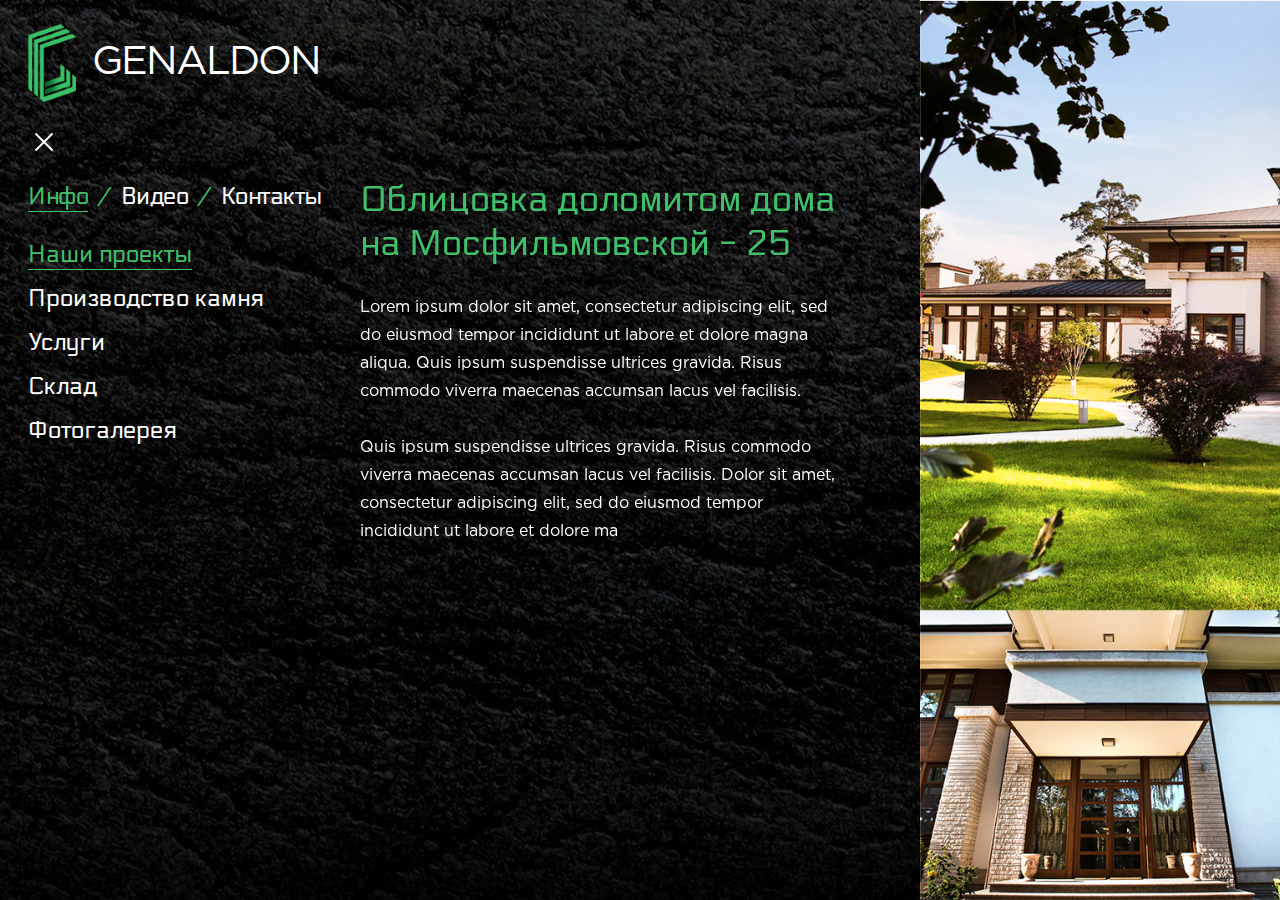
<file: projects.html>
<!DOCTYPE html>
<html lang="ru">
	<head>
		<meta http-equiv="Content-Type" content="text/html; charset=utf-8">

		<!-- Адаптирование страницы для мобильных устройств -->
		<meta name="viewport" content="width=device-width, initial-scale=1, maximum-scale=1">

		<!-- Запрет распознования номера телефона -->
		<meta name="format-detection" content="telephone=no">
		<meta name="SKYPE_TOOLBAR" content ="SKYPE_TOOLBAR_PARSER_COMPATIBLE">

		<!-- Заголовок страницы -->
		<title>Заголовок страницы</title>

		<!-- Данное значение часто используют(использовали) поисковые системы -->
		<meta name="description" content="">
		<meta name="keywords" content="">

		<!-- Изменение цвета панели моб. браузера -->
		<meta name="msapplication-TileColor" content="#41c06b">
		<meta name="theme-color" content="#41c06b">

		<!-- Подключение шрифтов с гугла -->
		<link rel="preconnect" href="https://fonts.googleapis.com">
		<link rel="preconnect" href="https://fonts.gstatic.com" crossorigin>
		<link href="https://fonts.googleapis.com/css2?family=Fira+Sans:ital,wght@0,100;0,200;0,300;0,400;0,500;0,600;0,700;0,800;0,900;1,100;1,200;1,300;1,400;1,500;1,600;1,700;1,800;1,900&display=swap" rel="stylesheet">

		<!-- Подключение файлов стилей -->
		<link rel="stylesheet" href="css/swiper-bundle.min.css" async>
		<link rel="stylesheet" href="css/swiper.css" async>
		<link rel="stylesheet" href="css/styles.css" async>

		<link rel="stylesheet" href="css/response_1899.css" media="print, (max-width: 1899px)" async>
		<link rel="stylesheet" href="css/response_1439.css" media="print, (max-width: 1439px)" async>
		<link rel="stylesheet" href="css/response_1279.css" media="print, (max-width: 1279px)" async>
		<link rel="stylesheet" href="css/response_1023.css" media="print, (max-width: 1023px)" async>
		<link rel="stylesheet" href="css/response_767.css" media="print, (max-width: 767px)" async>
	</head>

	<body>
		<div class="wrap bg2">
			<div class="main">
				<header>
					<div class="cont row">
						<a href="/" class="logo">
							<img src="images/logo.png" alt="">
							<span>GENALDON</span>
						</a>
					</div>
				</header>


				<section class="content_flex mob_no_margin">
					<div class="cont row">
						<aside>
							<button class="menu_btn active">
								<span></span>
							</button>

							<nav class="menu" style="display: block;">
								<div class="head row">
									<div><a class="active">Инфо</a></div>
									<div class="sep">/</div>
									<div><a href="/">Видео</a></div>
									<div class="sep">/</div>
									<div><a href="/">Контакты</a></div>
								</div>

								<div class="sub_menu" style="display: block;">
									<div><a class="active">Наши проекты</a></div>
									<div><a href="/">Производство камня</a></div>
									<div><a href="/">Услуги</a></div>
									<div><a href="/">Склад</a></div>
									<div><a href="/">Фотогалерея</a></div>
								</div>
							</nav>
						</aside>


						<section class="content mob_padding">
							<section class="projects">
								<div class="swiper-container">
									<div class="swiper-wrapper">
										<div class="slide swiper-slide">
											<div class="project">
												<div class="data">
													<div class="title">Облицовка доломитом дома на Мосфильмовской - 25</div>

													<div class="text_block">
														<p>Lorem ipsum dolor sit amet, consectetur adipiscing elit, sed do eiusmod tempor incididunt ut labore et dolore magna aliqua. Quis ipsum suspendisse ultrices gravida. Risus commodo viverra maecenas accumsan lacus vel facilisis.</p>

														<p>Quis ipsum suspendisse ultrices gravida. Risus commodo viverra maecenas accumsan lacus vel facilisis. Dolor sit amet, consectetur adipiscing elit, sed do eiusmod tempor incididunt ut labore et dolore ma</p>
													</div>
												</div>

												<div class="image">
													<img src="images/tmp/project_img.jpg" alt="">
												</div>

												<div class="info">
													<div class="text_block">
														<p>Lorem ipsum dolor sit amet, consectetur adipiscing elit, sed do eiusmod tempor incididunt ut labore et dolore magna aliqua. Quis ipsum suspendisse ultrices gravida. Risus commodo viverra maecenas accumsan lacus vel facilisis.</p>

														<p>Quis ipsum suspendisse ultrices gravida.</p>
													</div>
												</div>

												<div class="image">
													<img src="images/tmp/project_img2.jpg" alt="">
												</div>
											</div>
										</div>


										<div class="slide swiper-slide">
											<div class="project">
												<div class="data">
													<div class="title">Частный дом в подмосковье - 23</div>

													<div class="text_block">
														<p>Lorem ipsum dolor sit amet, consectetur adipiscing elit, sed do eiusmod tempor incididunt ut labore et dolore magna aliqua. Quis ipsum suspendisse ultrices gravida. Risus commodo viverra maecenas accumsan lacus vel facilisis.</p>

														<p>Quis ipsum suspendisse ultrices gravida. Risus commodo viverra maecenas accumsan lacus vel facilisis. Dolor sit amet, consectetur adipiscing elit, sed do eiusmod tempor incididunt ut labore et dolore ma</p>
													</div>
												</div>

												<div class="image">
													<img src="images/tmp/project_img3.jpg" alt="">
												</div>

												<div class="image">
													<img src="images/tmp/project_img4.jpg" alt="">
												</div>
											</div>
										</div>


										<div class="slide swiper-slide">
											<div class="project">
												<div class="data">
													<div class="title">Облицовка доломитом дома на Мосфильмовской - 9/10</div>

													<div class="text_block">
														<p>Lorem ipsum dolor sit amet, consectetur adipiscing elit, sed do eiusmod tempor incididunt ut labore et dolore magna aliqua. Quis ipsum suspendisse ultrices gravida. Risus commodo viverra maecenas accumsan lacus vel facilisis.</p>

														<p>Quis ipsum suspendisse ultrices gravida. Risus commodo viverra maecenas accumsan lacus vel facilisis. Dolor sit amet, consectetur adipiscing elit, sed do eiusmod tempor incididunt ut labore et dolore ma</p>
													</div>
												</div>

												<div class="image">
													<img src="images/tmp/project_img5.jpg" alt="">
												</div>
											</div>
										</div>


										<div class="slide swiper-slide">
											<div class="project">
												<div class="data">
													<div class="title">Облицовка доломитом дома на Мосфильмовской - 9/10</div>

													<div class="text_block">
														<p>Lorem ipsum dolor sit amet, consectetur adipiscing elit, sed do eiusmod tempor incididunt ut labore et dolore magna aliqua. Quis ipsum suspendisse ultrices gravida. Risus commodo viverra maecenas accumsan lacus vel facilisis.</p>

														<p>Quis ipsum suspendisse ultrices gravida. Risus commodo viverra maecenas accumsan lacus vel facilisis. Dolor sit amet, consectetur adipiscing elit, sed do eiusmod tempor incididunt ut labore et dolore ma</p>
													</div>
												</div>

												<div class="image">
													<img src="images/tmp/project_img6.jpg" alt="">
												</div>
											</div>
										</div>


										<div class="slide swiper-slide">
											<div class="project">
												<div class="data">
													<div class="title">Миллениум Парк - 20</div>

													<div class="text_block">
														<p>Lorem ipsum dolor sit amet, consectetur adipiscing elit, sed do eiusmod tempor incididunt ut labore et dolore magna aliqua. Quis ipsum suspendisse ultrices gravida. Risus commodo viverra maecenas accumsan lacus vel facilisis.</p>

														<p>Quis ipsum suspendisse ultrices gravida. Risus commodo viverra maecenas accumsan lacus vel facilisis. Dolor sit amet, consectetur adipiscing elit, sed do eiusmod tempor incididunt ut labore et dolore ma</p>
													</div>
												</div>

												<div class="image">
													<img src="images/tmp/project_img7.jpg" alt="">
												</div>

												<div class="image no_margin">
													<img src="images/tmp/project_img8.jpg" alt="">
												</div>
											</div>
										</div>
									</div>
								</div>
							</section>
						</section>
					</div>
				</section>
			</div>
		</div>


		<div class="supports_error">
			Ваш браузер устарел рекомендуем обновить его до последней версии<br> или использовать другой более современный.
		</div>


		<!-- Подключение javascript файлов -->
		<script src="js/jquery-3.5.0.min.js"></script>
		<script src="js/swiper-bundle.min.js"></script>
		<script src="js/parallaxify.min.js"></script>
		<script src="js/mousetip.js"></script>
		<script src="js/functions.js"></script>
		<script src="js/scripts.js"></script>
	</body>
</html>
</file>
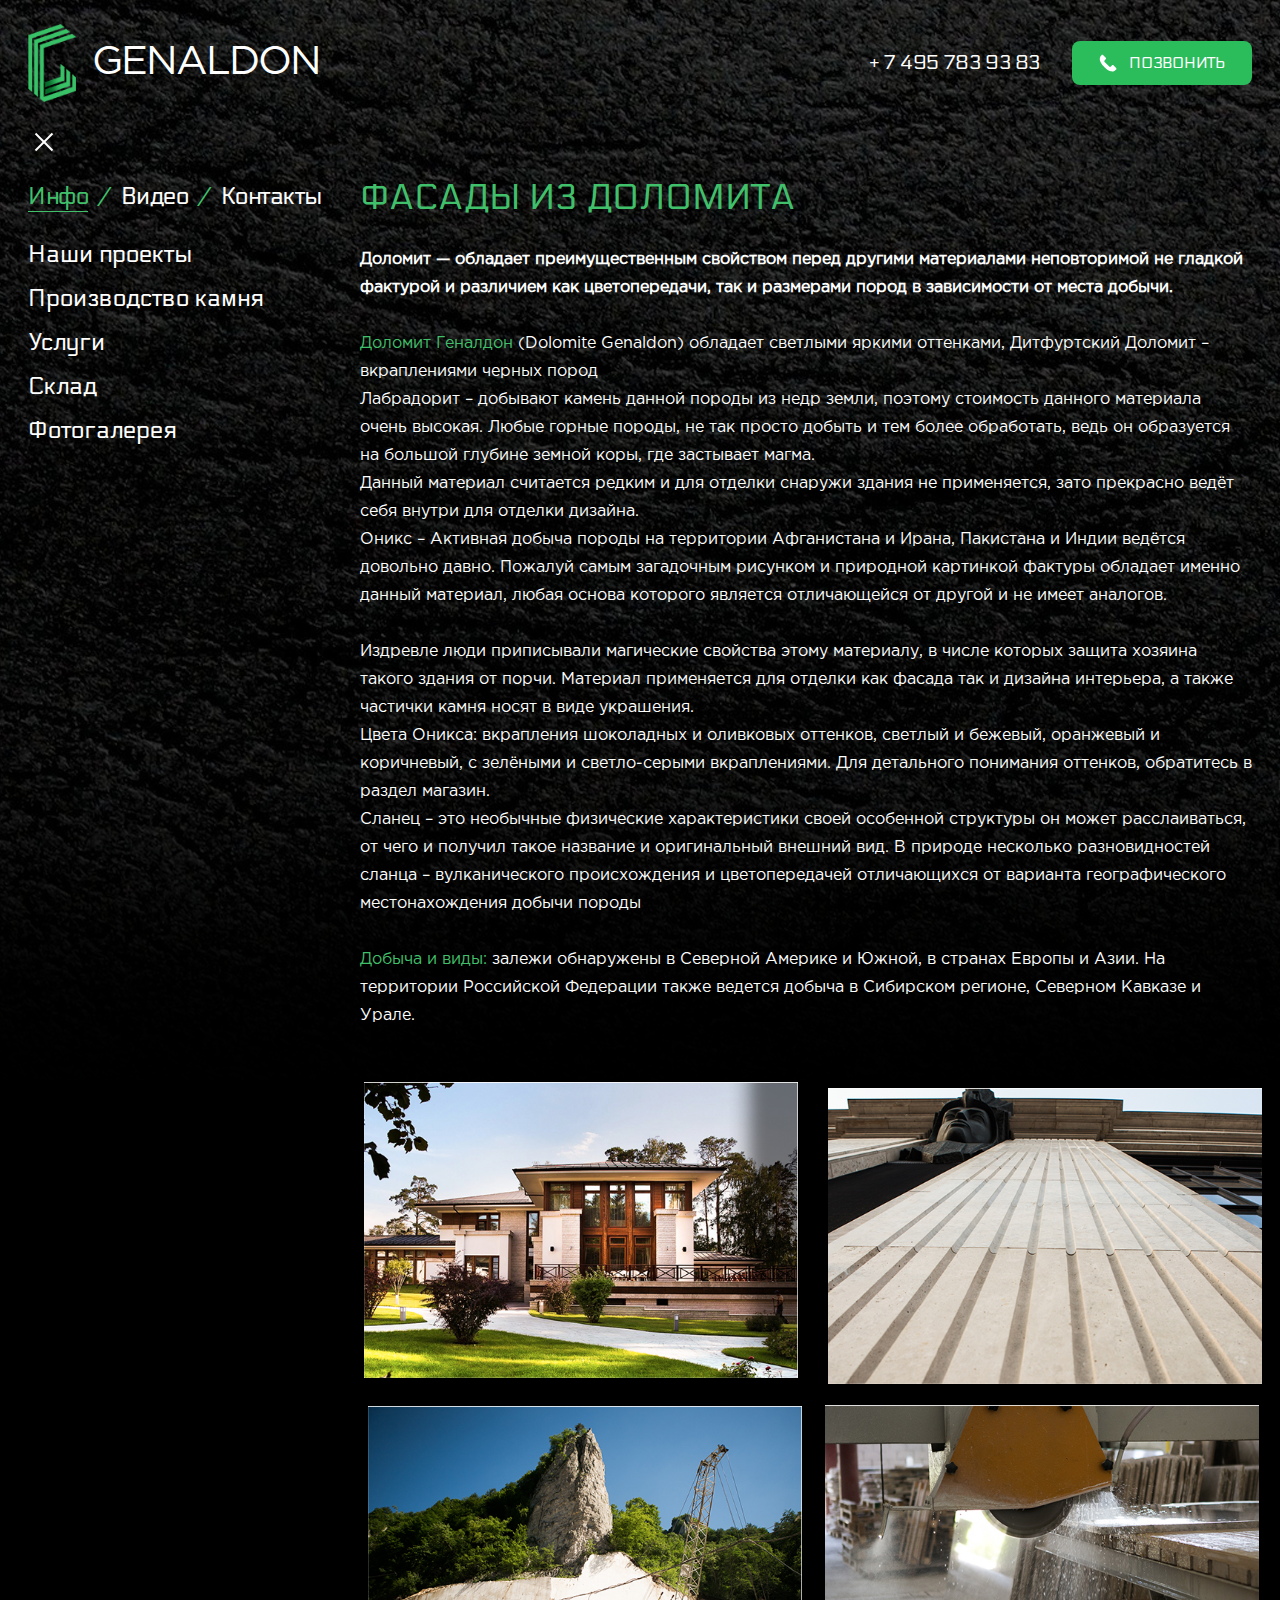
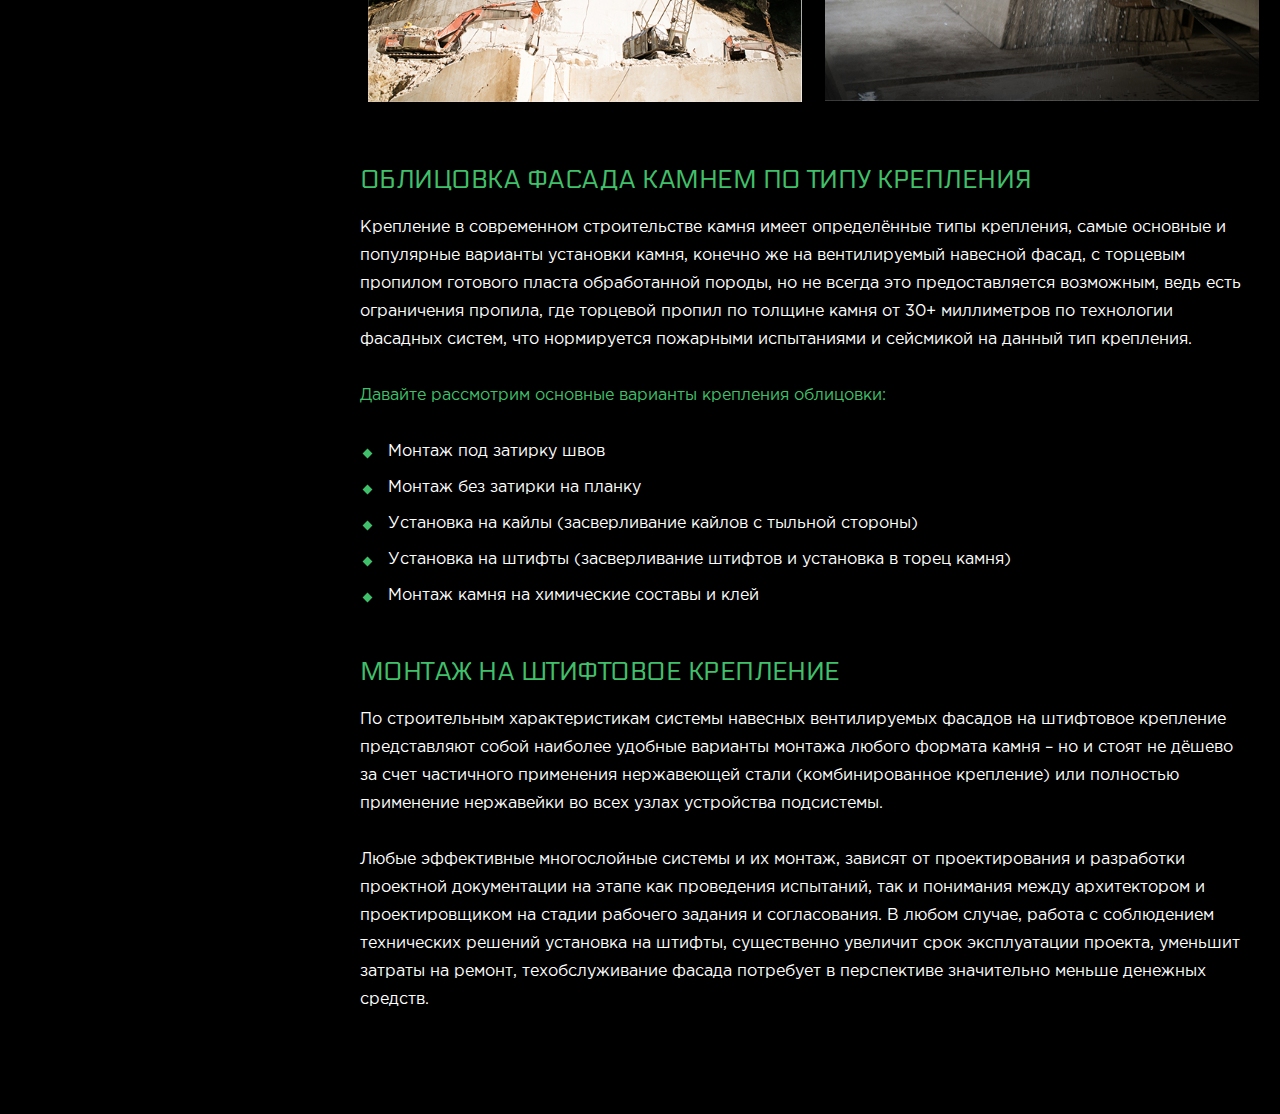
<file: service.html>
<!DOCTYPE html>
<html lang="ru">
	<head>
		<meta http-equiv="Content-Type" content="text/html; charset=utf-8">

		<!-- Адаптирование страницы для мобильных устройств -->
		<meta name="viewport" content="width=device-width, initial-scale=1, maximum-scale=1">

		<!-- Запрет распознования номера телефона -->
		<meta name="format-detection" content="telephone=no">
		<meta name="SKYPE_TOOLBAR" content ="SKYPE_TOOLBAR_PARSER_COMPATIBLE">

		<!-- Заголовок страницы -->
		<title>Заголовок страницы</title>

		<!-- Данное значение часто используют(использовали) поисковые системы -->
		<meta name="description" content="">
		<meta name="keywords" content="">

		<!-- Изменение цвета панели моб. браузера -->
		<meta name="msapplication-TileColor" content="#41c06b">
		<meta name="theme-color" content="#41c06b">

		<!-- Подключение шрифтов с гугла -->
		<link rel="preconnect" href="https://fonts.googleapis.com">
		<link rel="preconnect" href="https://fonts.gstatic.com" crossorigin>
		<link href="https://fonts.googleapis.com/css2?family=Fira+Sans:ital,wght@0,100;0,200;0,300;0,400;0,500;0,600;0,700;0,800;0,900;1,100;1,200;1,300;1,400;1,500;1,600;1,700;1,800;1,900&display=swap" rel="stylesheet">

		<!-- Подключение файлов стилей -->
		<link rel="stylesheet" href="css/swiper-bundle.min.css" async>
		<link rel="stylesheet" href="css/swiper.css" async>
		<link rel="stylesheet" href="css/styles.css" async>

		<link rel="stylesheet" href="css/response_1899.css" media="print, (max-width: 1899px)" async>
		<link rel="stylesheet" href="css/response_1439.css" media="print, (max-width: 1439px)" async>
		<link rel="stylesheet" href="css/response_1279.css" media="print, (max-width: 1279px)" async>
		<link rel="stylesheet" href="css/response_1023.css" media="print, (max-width: 1023px)" async>
		<link rel="stylesheet" href="css/response_767.css" media="print, (max-width: 767px)" async>
	</head>

	<body>
		<div class="wrap bg2">
			<div class="main">
				<header>
					<div class="cont row">
						<a href="/" class="logo">
							<img src="images/logo.png" alt="">
							<span>GENALDON</span>
						</a>

						<div class="contacts">
							<div class="phone">
								<a href="tel:+74957839383">+ 7 495 783 93 83</a>
							</div>

							<button class="callback_btn">
								<svg class="icon"><use xlink:href="images/sprite.svg#ic_phone"></use></svg>
								<span>ПОЗВОНИТЬ</span>
							</button>
						</div>
					</div>
				</header>


				<section class="content_flex margin">
					<div class="cont row">
						<aside>
							<button class="menu_btn active">
								<span></span>
							</button>

							<nav class="menu" style="display: block;">
								<div class="head row">
									<div><a class="active">Инфо</a></div>
									<div class="sep">/</div>
									<div><a href="/">Видео</a></div>
									<div class="sep">/</div>
									<div><a href="/">Контакты</a></div>
								</div>

								<div class="sub_menu" style="display: block;">
									<div><a href="/">Наши проекты</a></div>
									<div><a href="/">Производство камня</a></div>
									<div><a href="/">Услуги</a></div>
									<div><a href="/">Склад</a></div>
									<div><a href="/">Фотогалерея</a></div>
								</div>
							</nav>
						</aside>


						<section class="content mob_padding">
							<section class="service_info">
								<h1 class="page_title">ФАСАДЫ ИЗ ДОЛОМИТА</h1>

								<div class="text_block">
									<p><b>Доломит — обладает преимущественным свойством перед другими материалами неповторимой не гладкой фактурой и различием как цветопередачи, так и размерами пород в зависимости от места добычи.</b></p>

									<p><a href="/">Доломит Геналдон</a> (Dolomite Genaldon) обладает светлыми яркими оттенками, Дитфуртский Доломит – вкраплениями черных пород<br> Лабрадорит – добывают камень данной породы из недр земли, поэтому стоимость данного материала очень высокая. Любые горные породы, не так просто добыть и тем более обработать, ведь он образуется на большой глубине земной коры, где застывает магма.<br> Данный материал считается редким и для отделки снаружи здания не применяется, зато прекрасно ведёт себя внутри для отделки дизайна.<br> Оникс – Активная добыча породы на территории Афганистана и Ирана, Пакистана и Индии ведётся довольно давно. Пожалуй самым загадочным рисунком и природной картинкой фактуры обладает именно данный материал, любая основа которого является отличающейся от другой и не имеет аналогов.</p>

									<p>Издревле люди приписывали магические свойства этому материалу, в числе которых защита хозяина такого здания от порчи. Материал применяется для отделки как фасада так и дизайна интерьера, а также частички камня носят в виде украшения.<br> Цвета Оникса:  вкрапления шоколадных и оливковых оттенков, светлый и бежевый, оранжевый и коричневый, с зелёными и светло-серыми вкраплениями. Для детального понимания оттенков, обратитесь в раздел магазин.<br> Сланец – это необычные физические характеристики своей особенной структуры он может расслаиваться, от чего и получил такое название и оригинальный внешний вид. В природе несколько разновидностей сланца – вулканического происхождения и цветопередачей отличающихся от варианта географического местонахождения добычи породы</p>

									<p><a href="/">Добыча и виды:</a> залежи обнаружены в Северной Америке и Южной, в странах Европы и Азии. На территории Российской Федерации также ведется добыча в Сибирском регионе, Северном Кавказе и Урале.</p>

									<div class="gallery">
										<div class="row parallax parallax1">
											<div class="layer layer1" data-parallaxify-range="-50"
											mousetip mousetip-msg="геналдон" mousetip-pos="bottom right">
												<img src="images/tmp/text_gallery_thumb1.jpg" alt="">
											</div>

											<div class="layer layer2" data-parallaxify-range="-120"
											mousetip mousetip-msg="геналдон" mousetip-pos="bottom left">
												<img src="images/tmp/text_gallery_thumb2.jpg" alt="">
											</div>

											<div class="layer layer3" data-parallaxify-range="-100"
											mousetip mousetip-msg="геналдон" mousetip-pos="bottom right">
												<img src="images/tmp/text_gallery_thumb3.jpg" alt="">
											</div>

											<div class="layer layer4" data-parallaxify-range="-80"
											mousetip mousetip-msg="геналдон" mousetip-pos="bottom left">
												<img src="images/tmp/text_gallery_thumb4.jpg" alt="">
											</div>
										</div>
									</div>

									<h2>ОБЛИЦОВКА ФАСАДА КАМНЕМ ПО ТИПУ КРЕПЛЕНИЯ</h2>

									<p>Крепление в современном строительстве камня имеет определённые типы крепления, самые основные и популярные варианты установки камня, конечно же на вентилируемый навесной фасад, с торцевым пропилом готового пласта обработанной породы, но не всегда это предоставляется возможным, ведь есть ограничения пропила, где торцевой пропил по толщине камня от 30+ миллиметров по технологии фасадных систем, что нормируется пожарными испытаниями и сейсмикой на данный тип крепления.</p>

									<p><span>Давайте рассмотрим основные варианты крепления облицовки:</span></p>

									<ul>
										<li>Монтаж под затирку швов</li>
										<li>Монтаж без затирки на планку</li>
										<li>Установка на кайлы  (засверливание кайлов с тыльной стороны)</li>
										<li>Установка на штифты (засверливание штифтов и установка в торец камня)</li>
										<li>Монтаж камня на химические составы и клей</li>
									</ul>

									<h2>МОНТАЖ НА ШТИФТОВОЕ КРЕПЛЕНИЕ</h2>

									<p>По строительным характеристикам системы навесных вентилируемых фасадов на штифтовое крепление представляют собой наиболее удобные варианты монтажа любого формата камня – но и стоят не дёшево за счет частичного применения нержавеющей стали (комбинированное крепление) или полностью применение нержавейки во всех узлах устройства подсистемы.</p>

									<p>Любые эффективные многослойные системы и их монтаж, зависят от проектирования и разработки проектной документации на этапе как проведения испытаний, так и понимания между архитектором и проектировщиком на стадии рабочего задания и согласования.  В любом случае, работа с соблюдением технических решений установка на штифты, существенно увеличит срок эксплуатации проекта, уменьшит затраты на ремонт, техобслуживание фасада потребует в перспективе значительно меньше денежных средств.</p>
								</div>
							</section>
						</section>
					</div>
				</section>
			</div>
		</div>


		<div class="supports_error">
			Ваш браузер устарел рекомендуем обновить его до последней версии<br> или использовать другой более современный.
		</div>


		<!-- Подключение javascript файлов -->
		<script src="js/jquery-3.5.0.min.js"></script>
		<script src="js/swiper-bundle.min.js"></script>
		<script src="js/parallaxify.min.js"></script>
		<script src="js/mousetip.js"></script>
		<script src="js/functions.js"></script>
		<script src="js/scripts.js"></script>
	</body>
</html>
</file>
<file: css/styles.css>
/* For old browsers */
@supports (not(--css: variables))
{
    .supports_error
    {
        display: flex !important;
    }
}

/* For IE */
@media screen and (-ms-high-contrast: active),
(-ms-high-contrast: none)
{
    .supports_error
    {
        display: flex !important;
    }
}



/*-----------
    Fonts
-----------*/
@font-face
{
    font-family: 'GothamPro';
    font-weight: normal;
    font-style: normal;

    font-display: swap;
    src: url('../fonts/GothamProRegular.woff') format('woff'),
    url('../fonts/GothamProRegular.ttf') format('truetype');
}


@font-face
{
    font-family: 'ElectrolizeRUSByDaymarius';
    font-weight: normal;
    font-style: normal;

    font-display: swap;
    src: url('../fonts/electrolizerusbydaymarius.woff') format('woff'),
    url('../fonts/electrolizerusbydaymarius.ttf') format('truetype');
}



/*------------------
    Reset styles
------------------*/
*
{
    box-sizing: border-box;
    margin: 0;
    padding: 0;
}

*:before,
*:after
{
    box-sizing: border-box;
}

html
{
    -webkit-font-smoothing: antialiased;
    -moz-osx-font-smoothing: grayscale;
        -ms-text-size-adjust: 100%;
    -webkit-text-size-adjust: 100%;
}

body
{
    margin: 0;

    overscroll-behavior-y: contain;
    -webkit-tap-highlight-color: transparent;
    -webkit-overflow-scrolling: touch;
    text-rendering: optimizeLegibility;
    text-decoration-skip: objects;
}

img
{
    border-style: none;
}

textarea
{
    overflow: auto;
}

input,
textarea,
input:active,
textarea:active,
button
{
    margin: 0;

    -webkit-border-radius: 0;
            border-radius: 0;
         outline: none transparent !important;
    box-shadow: none;

    -webkit-appearance: none;
            appearance: none;
    -moz-outline: none !important;
}

input::-webkit-outer-spin-button,
input::-webkit-inner-spin-button
{
    margin: 0;

    -webkit-appearance: none;
}

input[type=number]
{
    -moz-appearance: textfield;
}

:focus
{
    outline: 0;
}

:hover,
:active
{
    -webkit-tap-highlight-color: rgba(0, 0, 0, 0);
    -webkit-touch-callout: none;
}


::-ms-clear
{
    display: none;
}



/*-------------------
    Global styles
-------------------*/
:root
{
    --bg: url(../images/bg.jpg) 50%/cover repeat #000;
    --bg2: url(../images/bg2.png) 50% 0 no-repeat #000;
    --sidebar_width: 400px;
    --scroll_width: 17px;
    --text_color: #fff;
    --font_size: 18px;
    --font_size_title: 40px;
    --font_family: 'ElectrolizeRUSByDaymarius', 'Arial', sans-serif;
    --font_family2: 'GothamPro', 'Arial', sans-serif;
    --font_family3: 'GothamPro', 'Arial', sans-serif;
}


::selection
{
    color: #fff;

    background: #41c06b;
}

::-moz-selection
{
    color: #fff;

    background: #41c06b;
}


.clear
{
    clear: both;
}

.left
{
    float: left;
}

.right
{
    float: right;
}



html
{
    height: 100%;
    min-height: -moz-available;
    min-height: -webkit-fill-available;
    min-height:         fill-available;
}

html.custom_scroll ::-webkit-scrollbar
{
    width: 10px;
    height: 10px;

    background-color: #ccc;
}

html.custom_scroll ::-webkit-scrollbar-thumb
{
    background-color: #41c06b;
}

html.custom_scroll
{
    scrollbar-color: #41c06b #ccc;
    scrollbar-width: thin;
}


body
{
    color: var(--text_color);
    font: var(--font_size) var(--font_family);

    height: 100%;
    min-height: -moz-available;
    min-height: -webkit-fill-available;
    min-height:         fill-available;
}


button
{
    color: inherit;
    font-family: inherit;
    font-size: inherit;
    font-weight: inherit;
    line-height: inherit;

    display: inline-block;

    cursor: pointer;
    vertical-align: top;

    border: none;
    background: none;
}


.wrap
{
    position: relative;
    z-index: 9;

    display: flex;
    overflow: hidden;
    flex-direction: column;

    min-width: 480px;
    min-height: 100%;

    background: var(--bg);
}

.wrap.bg2
{
    background: var(--bg2);
}


.main
{
    display: flex;
    flex-direction: column;

    flex: 1 0 auto;
}


.cont
{
    width: 100%;
    padding: 0 92px 0 48px;
}


.lozad
{
    transition: opacity .5s linear;

    opacity: 0;
}

.lozad.loaded
{
    opacity: 1;
}


.row
{
    display: flex;

    justify-content: flex-start;
    align-items: flex-start;
    align-content: flex-start;
    flex-wrap: wrap;
}



.content_flex.margin
{
    margin-bottom: 164px;
}

.content_flex.row,
.content_flex > .cont.row
{
    justify-content: space-between;
    align-items: stretch;
    align-content: stretch;
}

.content_flex .content
{
    position: relative;

    width: calc(100% - var(--sidebar_width) - 92px);
    padding-top: 60px;
}



.supports_error
{
    font-family: 'Arial', sans-serif;
    font-size: 20px;
    line-height: 30px;

    position: fixed;
    z-index: 1000;
    top: 0;
    left: 0;

    display: none;

    width: 100%;
    height: 100%;
    padding: 20px;

    text-align: center;

    background: #fff;

    justify-content: center;
    align-items: center;
    align-content: center;
    flex-wrap: wrap;
}

.supports_error.show
{
    display: flex;
}



/*--------------
    Parallax
--------------*/
.parallax
{
    position: absolute;
    z-index: 9;
    top: 0;
    left: 0;

    width: 100%;
    height: 100%;

    transition: opacity .2s linear;

    opacity: 0;
}

.parallax.active
{
    opacity: 1;
}



/*------------
    Header
------------*/
#mousetip
{
    display: none;
}

#mousetip.show
{
    display: block;
}



/*------------
    Header
------------*/
header
{
    padding: 56px 0 32px;

    transition: opacity .1s linear;
}

header.hide
{
    pointer-events: none;

    opacity: 0;
}


header .cont
{
    justify-content: space-between;
    align-items: center;
    align-content: center;
}



header .logo
{
    color: currentColor;
    font-family: var(--font_family2);
    font-size: 54px;

    position: relative;
    z-index: 10;

    display: flex;

    white-space: nowrap;
    text-decoration: none;
    letter-spacing: -.05em;
    text-transform: uppercase;

    justify-content: flex-start;
    align-items: center;
    align-content: center;
    flex-wrap: wrap;
}

header .logo img
{
    display: block;

    margin-right: 20px;
}



header .contacts
{
    position: relative;
    z-index: 10;

    display: flex;

    margin-left: auto;

    justify-content: flex-start;
    align-items: center;
    align-content: center;
    flex-wrap: wrap;
}


header .phone
{
    font-size: 26px;

    letter-spacing: -.04em;
}

header .phone a
{
    color: currentColor;

    text-decoration: none;
}


header .callback_btn
{
    display: flex;

    width: 217px;
    height: 56px;
    margin-left: 48px;

    letter-spacing: -.04em;

    border-radius: 8px;
    background-color: rgb(43, 188, 91);

    justify-content: center;
    align-items: center;
    align-content: center;
    flex-wrap: wrap;
}

header .callback_btn .icon
{
    display: block;

    width: 18px;
    height: 18px;
    margin-right: 12px;
}



/*-------------
    Sidebar
-------------*/
aside
{
    width: var(--sidebar_width);
    max-width: 100%;

    transition: opacity .1s linear;
}

aside.hide
{
    pointer-events: none;

    opacity: 0;
}



.menu_btn
{
    color: currentColor;

    position: relative;
    z-index: 10;

    display: flex;

    width: 32px;
    height: 32px;

    justify-content: center;
    align-items: center;
    align-content: center;
    flex-wrap: wrap;
}

.menu_btn span
{
    position: relative;

    display: block;

    width: 24px;
    height: 2px;

    transition: background .2s linear;

    background: currentColor;
}

.menu_btn span:before,
.menu_btn span:after
{
    position: absolute;
    top: -8px;
    left: 0;

    display: block;

    width: 100%;
    height: 100%;

    content: '';
    transition: .2s linear;

    background: currentColor;
}

.menu_btn span:after
{
    top: 8px;
}


.menu_btn.active span
{
    background: transparent;
}

.menu_btn.active span:before
{
    top: 0;

    transform: rotate(45deg);
}

.menu_btn.active span:after
{
    top: 0;

    transform: rotate(-45deg);
}



/*----------
    Menu
---------*/
.menu
{
    position: relative;
    z-index: 10;

    display: none;

    margin-top: 32px;
}


.menu .head
{
    font-size: 32px;

    letter-spacing: -.04em;
}


.menu .head .sep
{
    color: #41c06b;

    margin: 0 16px;
}


.menu .head a
{
    color: currentColor;

    transition: .2s linear;
    text-decoration: none;

    border-bottom: 1px solid transparent;
}

.menu .head a:hover,
.menu .head a.active
{
    color: #41c06b;

    border-bottom-color: #41c06b;
}



.menu .sub_menu
{
    font-size: 32px;
    line-height: 52px;

    display: none;

    margin-top: 32px;
}


.menu .sub_menu > * + *
{
    margin-top: 4px;
}


.menu .sub_menu a
{
    color: currentColor;

    transition: .2s linear;
    text-decoration: none;

    border-bottom: 1px solid transparent;
}

.menu .sub_menu a:hover,
.menu .sub_menu a.active
{
    color: #41c06b;

    border-bottom-color: #41c06b;
}



/*----------------
    Page title
----------------*/
.page_title
{
    color: #41c06b;
    font-size: var(--font_size_title);
    font-weight: 400;
    line-height: calc(var(--font_size_title) + 8px);

    display: block;

    margin-bottom: 36px;
}



/*------------------
    Form elements
------------------*/
.form
{
    --form_border_color: #000;
    --form_focus_color: #000;
    --form_error_color: red;
    --form_border_radius: 3px;
    --form_bg_color: #fff;
    --form_label_width: 200px;
    --form_placeholder_color: #ccc;
}


.form ::-webkit-input-placeholder
{
    color: var(--form_placeholder_color);
}

.form :-moz-placeholder
{
    color: var(--form_placeholder_color);
}

.form :-ms-input-placeholder
{
    color: var(--form_placeholder_color);
}


.form .cols
{
    margin-left: -20px;
}

.form .cols .col
{
    width: calc(50% - 20px);
    margin-left: 20px;
}


.form .columns
{
    margin-left: calc(var(--form_columns_offset) * -1);

    --form_columns_offset: 20px;
}

.form .columns > *
{
    width: calc(50% - var(--form_columns_offset));
    margin-left: var(--form_columns_offset);
}


.form .columns > *.width1of3
{
    width: calc(33.333% - var(--form_columns_offset));
}

.form .columns > *.width2of3
{
    width: calc(66.666% - var(--form_columns_offset));
}

.form .columns > *.width3of3
{
    width: calc(100% - var(--form_columns_offset));
}


.form .line
{
    margin-bottom: 20px;
}


.form .line.row .label
{
    display: flex;

    width: var(--form_label_width);
    max-width: 100%;
    min-height: 40px;
    margin: 0;
    padding-right: 16px;

    justify-content: flex-start;
    align-items: center;
    align-content: center;
    flex-wrap: wrap;
}

.form .line.row .field
{
    width: calc(100% - var(--form_label_width));
    margin-left: auto;
}


.form .label
{
    margin-bottom: 8px;
}


.form .field
{
    position: relative;
}


.form .input
{
    color: var(--text_color);
    font-family: var(--font_family);
    font-size: var(--font_size);

    display: block;

    width: 100%;
    height: 40px;
    padding: 0 20px;

    transition: border-color .2s linear;

    border: 1px solid var(--form_border_color);
    border-radius: var(--form_border_radius);
    background: var(--form_bg_color);
}

.form .input:-webkit-autofill
{
    -webkit-box-shadow: inset 0 0 0 50px var(--form_bg_color) !important;
}


.form textarea
{
    color: var(--text_color);
    font-family: var(--font_family);
    font-size: var(--font_size);

    display: block;

    width: 100%;
    height: 120px;
    padding: 12px 20px;

    resize: none;
    transition: border-color .2s linear;

    border: 1px solid var(--form_border_color);
    border-radius: var(--form_border_radius);
    background: var(--form_bg_color);
}

.form textarea::-webkit-scrollbar
{
    width: 5px;
    height: 5px;
}


.form .input:focus,
.form textarea:focus,
.form .nice-select.open .current
{
    border-color: var(--form_focus_color);
}

.form .error,
.form .error + .nice-select .current
{
    border-color: var(--form_error_color);
}


.form input[type=checkbox]
{
    display: none;
}

.form input[type=checkbox] + label
{
    font-size: 14px;
    line-height: 16px;

    position: relative;

    display: table-cell;

    height: 20px;
    padding-left: 30px;

    cursor: pointer;
    text-align: left;
    vertical-align: middle;
}


.form input[type=checkbox] + label a
{
    color: var(--text_color);
}

.form input[type=checkbox] + label a:hover
{
    text-decoration: none;
}


.form input[type=checkbox] + label:before
{
    position: absolute;
    top: 0;
    left: 0;

    display: block;

    width: 20px;
    height: 20px;

    content: '';
    transition: .2s linear;

    border: 1px solid var(--form_border_color);
    border-radius: var(--form_border_radius);
}

.form input[type=checkbox] + label:after
{
    position: absolute;
    top: 5px;
    left: 5px;

    display: block;

    width: 10px;
    height: 6px;

    content: '';
    transition: opacity .2s linear;
    transform: rotate(-45deg);

    opacity: 0;
    border-bottom: 2px solid #fff;
    border-left: 2px solid #fff;
}

.form input[type=checkbox]:checked + label:after
{
    opacity: 1;
}


.form select
{
    display: none;
}

.form .nice-select
{
    position: relative;

    display: block;
}


.form .nice-select .current
{
    color: var(--form_placeholder_color);
    line-height: 38px;

    position: relative;

    display: block;
    overflow: hidden;

    height: 40px;
    padding: 0 50px 0 20px;

    cursor: pointer;
    transition: .2s linear;
    white-space: nowrap;
    text-overflow: ellipsis;

    border: 1px solid var(--form_border_color);
    border-radius: var(--form_border_radius);
    background: var(--form_bg_color);
}

.form .nice-select .current:after
{
    position: absolute;
    top: 0;
    right: 16px;
    bottom: 0;

    display: block;

    width: 14px;
    height: 14px;
    margin: auto;

    content: '';
    transform: rotate(-45deg);

    border-bottom: 2px solid var(--text_color);
    border-left: 2px solid var(--text_color);
}

.form .nice-select .current.selected
{
    color: var(--text_color);
}


.form .nice-select .list
{
    position: absolute;
    z-index: 9;
    top: calc(100% + 30px);
    left: 0;

    visibility: hidden;
    overflow: hidden;

    min-width: 100%;
    padding: 8px 0;

    transition: .2s linear;

    opacity: 0;
    border: 1px solid var(--form_border_color);
    border-radius: var(--form_border_radius);
    background: var(--form_bg_color);
}

.form .nice-select.open .list
{
    top: calc(100% - 1px);

    visibility: visible;

    opacity: 1;
}


.form .nice-select .list .scrollbar
{
    overflow: auto;

    max-height: 240px;
}

.form .nice-select .list .scrollbar::-webkit-scrollbar
{
    width: 5px;
    height: 5px;
}


.form .nice-select .list .list_item
{
    padding: 8px 20px;

    cursor: pointer;
    transition: .2s linear;
}

.form .nice-select .list .list_item:empty
{
    display: none;
}

.form .nice-select .list .list_item:hover,
.form .nice-select .list .list_item.selected
{
    color: #fff;

    background: var(--form_border_color);
}


.form input[type=file]
{
    display: none;
}

.form input[type=file] + label
{
    position: relative;

    display: block;

    cursor: pointer;
}


.form .submit
{
    display: flex;

    padding-top: 10px;

    justify-content: flex-start;
    align-items: center;
    align-content: center;
    flex-wrap: wrap;
}


.form .submit_btn
{
    height: 40px;
    padding: 0 32px;

    transition: .2s linear;

    border: 1px solid var(--btn_bg);
    border-radius: var(--form_border_radius);
    background: var(--btn_bg);
}

.form .submit_btn:hover
{
    border-color: var(--btn_bg_h);
    background: var(--btn_bg_h);
}



/*----------------
    Typography
----------------*/
.text_block
{
    font-family: var(--font_family3);
    font-size: var(--font_size);
    line-height: 32px;
}


.text_block > *
{
    margin-bottom: 32px;
}


.text_block > :last-child
{
    margin-bottom: 0 !important;
}

.text_block > :first-child
{
    margin-top: 0 !important;
}


.text_block h2
{
    color: #41c06b;
    font-family: var(--font_family);
    font-size: 28px;
    font-weight: 400;

    letter-spacing: -.04em;
    text-transform: uppercase;
}


.text_block * + h2
{
    margin-top: 60px;
}

.text_block h2 + *
{
    margin-top: 0 !important;
}


.text_block img
{
    display: block;

    max-width: 100%;
    margin-top: 48px;
    margin-bottom: 48px;
}


.text_block ul li
{
    position: relative;

    display: block;
    overflow: hidden;

    padding-left: 28px;

    list-style-type: none;
}

.text_block ul li + li
{
    margin-top: 12px;
}

.text_block ul li:before
{
    position: absolute;
    top: 12px;
    left: 4px;

    display: block;

    width: 7px;
    height: 7px;

    content: '';
    transform: rotate(45deg);

    background: #41c06b;
}


.text_block .gallery
{
    margin-top: 48px;
    margin-bottom: 72px;
}


.text_block .gallery .row
{
    position: relative;

    width: calc(100% + 24px);
    margin-bottom: -24px;
    margin-left: -24px;
}

.text_block .gallery .row > *
{
    position: relative;

    width: calc(50% - 24px);
    margin-bottom: 24px;
    margin-left: 24px;

    transition: box-shadow .2s linear;
}

.text_block .gallery .row > *:hover
{
    z-index: 3;

    box-shadow: 0 3px 68px 0 rgba(0, 0, 0, .55);
}


.text_block .gallery img
{
    display: block;

    width: 100%;
    margin: 0;
}


.text_block span
{
    color: #41c06b;
}


.text_block a
{
    color: #41c06b;

    text-decoration: none;
}



/*------------------
    Home content
------------------*/
.home_content
{
    position: relative;

    height: 1300px;
    margin-top: -64px;
}


.home_content .item
{
    position: absolute;

    display: block;
    overflow: hidden;

    text-decoration: none;
    text-transform: uppercase;

    border-radius: 7px;
    background: #333;
}

.home_content .item:before
{
    position: absolute;
    top: 0;
    left: 0;

    display: block;

    width: 100%;
    height: 100%;

    content: '';
    transition: opacity .2s linear;

    background: rgba(0, 0, 0, .5);
}

.home_content .item img
{
    display: block;

    width: 100%;

    border-radius: inherit;
}


.home_content .item:hover:before
{
    opacity: 0;
}


.home_content .layer1
{
    z-index: 1;
    top: -8% !important;
    left: 0 !important;

    width: 636px;
}

.home_content .layer2
{
    z-index: 2;
    top: -10% !important;
    right: 5% !important;
    left: auto !important;

    width: 445px;
}

.home_content .layer3
{
    z-index: 3;
    top: 10% !important;
    right: -15% !important;

    width: 445px;
}

.home_content .layer4
{
    z-index: 4;
    top: 30% !important;
    left: -25% !important;

    width: 454px;
}

.home_content .layer5
{
    z-index: 5;
    top: 22% !important;
    left: 20% !important;

    width: 788px;
}

.home_content .layer6
{
    z-index: 4;
    top: auto !important;
    bottom: -2%;
    left: -10% !important;

    width: 786px;
}

.home_content .layer7
{
    z-index: 4;
    top: auto !important;
    right: -12% !important;
    bottom: 5%;
    left: auto !important;

    width: 665px;
}



/*-------------------
    Photo gallery
-------------------*/
.photo_gallery .row
{
    position: relative;

    margin-bottom: -24px;
    margin-left: -24px;
}

.photo_gallery .row > *
{
    position: relative;

    width: calc(50% - 24px);
    margin-bottom: 24px;
    margin-left: 24px;

    transition: box-shadow .2s linear;
}

.photo_gallery .row > *:hover
{
    z-index: 3;

    box-shadow: 0 0 60px #000;
}


.photo_gallery img
{
    display: block;

    width: 100%;
}



/*----------------
    Production
----------------*/
.production .row
{
    position: relative;

    margin-bottom: -48px;
    margin-left: -24px;
}

.production .row > *
{
    width: calc(50% - 24px);
    margin-bottom: 48px;
    margin-left: 24px;

    transition: box-shadow .2s linear;
}


.production .layer
{
    transition: box-shadow .2s linear;
}

.production .layer:hover
{
    z-index: 3;

    box-shadow: 0 3px 68px 0 rgba(0, 0, 0, .55);
}


.production .layer img
{
    display: block;

    max-width: 100%;
}



/*------------
    Videos
------------*/
.videos
{
    margin-top: -52px;
}


.videos .btn
{
    position: relative;

    display: block;

    width: 100%;

    background: #000;
}


.videos .play
{
    color: #41c06b;

    position: absolute;
    top: 0;
    right: 0;
    bottom: 0;
    left: 0;

    display: flex;

    width: 250px;
    height: 250px;
    margin: auto;
    padding-left: 16px;

    border-radius: 50%;
    background: rgba(0, 0, 0, .6);

    justify-content: center;
    align-items: center;
    align-content: center;
    flex-wrap: wrap;
}

.videos .play .icon
{
    display: block;

    width: 99px;
    height: 104px;
}


.videos .thumb
{
    display: block;

    width: 100%;

    opacity: .4;
}



/*--------------
    Projects
--------------*/
.projects .swiper-container
{
    overflow: visible !important;
}

.projects .swiper-wrapper.mousewheel
{
    transition-duration: .075s !important;
}

.projects .slide
{
    width: auto !important;
}


.projects .project
{
    display: flex;

    justify-content: flex-start;
    align-items: flex-start;
    align-content: flex-start;
    flex-wrap: nowrap;
}


.projects .project .data
{
    width: 552px;
    max-width: 100%;
    padding-bottom: 24px;
}


.projects .project .info
{
    width: 280px;
    max-width: 100%;
    margin-left: 108px;
}


.projects .project .title
{
    color: #41c06b;
    font-size: var(--font_size_title);
    font-weight: 400;
    line-height: calc(var(--font_size_title) + 8px);

    display: block;

    margin-bottom: 36px;
}


.projects .project .image
{
    margin-top: -244px;
    margin-left: 108px;
}

.projects .project .image + .image
{
    margin-left: 80px;
}

.projects .project .image.no_margin
{
    margin-left: 0;
}

.projects .project .image img
{
    display: block;

    height: 100vh;
}



/*-------------------
    Contacts info
-------------------*/
.contacts_info
{
    display: flex;

    justify-content: space-between;
    align-items: stretch;
    align-content: stretch;
    flex-wrap: wrap;
}


.contacts_info .data
{
    width: 1064px;
    max-width: 100%;
    margin-left: calc((var(--sidebar_width) + 92px) * -1);
    padding-top: 440px;
    padding-bottom: 80px;
}


.contacts_info .item
{
    display: flex;

    justify-content: space-between;
    align-items: center;
    align-content: center;
    flex-wrap: wrap;
}

.contacts_info .item + .item
{
    margin-top: 80px;
}


.contacts_info .item .title
{
    color: #41c06b;
    font-size: 34px;
    line-height: 100%;

    width: 100%;
    margin-bottom: 16px;

    text-transform: uppercase;
}


.contacts_info .item .phone
{
    color: #fff;
    font-size: 80px;
    line-height: 100%;
}

.contacts_info .item .phone + div
{
    width: 456px;
    max-width: 100%;
    margin-top: -4px;
}

.contacts_info .item .phone a
{
    color: currentColor;

    white-space: nowrap;
    text-decoration: none;
}

.contacts_info .item .phone span
{
    color: #a3a3a3;
    font-size: 38px;
    line-height: 44px;

    display: inline-block;

    vertical-align: top;
}


.contacts_info .item .location
{
    color: #fff;
    font-size: 28px;
}


.contacts_info .item .email
{
    color: #41c06b;
    font-size: 28px;
}

.contacts_info .item .email a
{
    color: currentColor;

    display: inline-block;

    vertical-align: top;
    white-space: nowrap;
    text-decoration: none;
}



.contacts_info .map_wrap
{
    position: absolute;
    right: -92px;
    bottom: 0;

    overflow: hidden;

    width: calc(100% - 540px);
    height: calc(100% + 184px);

    background: #ddd;
}

.contacts_info .map_wrap > *
{
    position: absolute;
    top: 0;
    left: 0;

    width: 100%;
    height: 100%;
}

.contacts_info .map_wrap:after
{
    position: absolute;
    z-index: 9;
    top: 0;
    left: 0;

    width: 100%;
    height: 100%;

    content: '';
    pointer-events: none;

    opacity: .4;
    background: #000;
}


[class*='ymaps-2'][class*='-ground-pane']
{
    -webkit-filter: grayscale(100%);
}
</file>
<file: css/response_1899.css>
@media print,
(max-width: 1899px)
{
    /*-------------------
        Global styles
    -------------------*/
    :root
    {
        --sidebar_width: 344px;
        --font_size: 16px;
        --font_size_title: 36px;
    }


    .cont
    {
        padding: 0 48px;
    }


    .content_flex.margin
    {
        margin-bottom: 120px;
    }

    .content_flex .content
    {
        width: calc(100% - var(--sidebar_width) - 48px);
    }



    /*------------
        Header
    ------------*/
    header
    {
        padding: 32px 0;
    }


    header .logo
    {
        font-size: 44px;
    }

    header .logo img
    {
        width: 52px;
        margin-right: 16px;
    }


    header .phone
    {
        font-size: 24px;

        letter-spacing: -.03em;
    }


    header .callback_btn
    {
        width: 180px;
        height: 48px;
        margin-left: 48px;

        letter-spacing: -.03em;
    }



    /*----------
        Menu
    ---------*/
    .menu
    {
        margin-top: 28px;
    }


    .menu .head
    {
        font-size: 28px;

        letter-spacing: -.03em;
    }

    .menu .head .sep
    {
        margin: 0 12px;
    }


    .menu .sub_menu
    {
        font-size: 28px;
        line-height: 44px;

        margin-top: 28px;
    }



    /*-------------
        Sidebar
    -------------*/



    /*---------------
        Page head
    ---------------*/
    .page_title
    {
        margin-bottom: 32px;
    }



    /*----------------
        Block head
    ----------------*/



    /*------------------
        Form elements
    ------------------*/



    /*----------------
        Typography
    ----------------*/
    .text_block
    {
        line-height: 28px;
    }

    .text_block > *
    {
        margin-bottom: 28px;
    }


    .text_block h2
    {
        letter-spacing: -.03em;
    }

    .text_block * + h2
    {
        margin-top: 52px;
    }


    .text_block ul li + li
    {
        margin-top: 8px;
    }



    /*------------------
        Home content
    ------------------*/
    .home_content
    {
        height: 900px;
    }


    .home_content .layer1
    {
        width: 524px;
    }

    .home_content .layer2,
    .home_content .layer3
    {
        width: 368px;
    }

    .home_content .layer4
    {
        width: 376px;
    }

    .home_content .layer5,
    .home_content .layer6
    {
        width: 580px;
    }

    .home_content .layer7
    {
        width: 480px;
    }



    /*------------
        Videos
    ------------*/
    .videos
    {
        margin-top: 0;
    }


    .videos .play
    {
        width: 220px;
        height: 220px;
        padding-left: 14px;
    }

    .videos .play .icon
    {
        transform: scale(.9);
    }



    /*--------------
        Projects
    --------------*/
    .projects .project .title
    {
        margin-bottom: 32px;
    }


    .projects .project .image
    {
        margin-top: -209px;
        margin-left: 80px;
    }


    .projects .project .info
    {
        margin-left: 80px;
    }



    /*-------------------
        Contacts info
    -------------------*/
    .contacts_info .data
    {
        width: 600px;
        margin-left: calc((var(--sidebar_width) + 48px) * -1);
        padding-top: 380px;
    }


    .contacts_info .item .title
    {
        font-size: 32px;
    }


    .contacts_info .item .phone
    {
        font-size: 70px;
    }

    .contacts_info .item .phone span
    {
        font-size: 34px;
        line-height: 42px;
    }

    .contacts_info .item .phone + div
    {
        width: 100%;
        margin-top: 12px;
    }


    .contacts_info .item .location,
    .contacts_info .item .email
    {
        font-size: 24px;
    }


    .contacts_info .map_wrap
    {
        right: -48px;

        width: calc(100% - 240px);
        height: calc(100% + 149px);
    }
}
</file>
<file: css/response_1439.css>
@media print,
(max-width: 1439px)
{
    /*-------------------
        Global styles
    -------------------*/
    :root
    {
        --sidebar_width: 300px;
        --font_size: 16px;
        --font_size_title: 36px;
    }


    .cont
    {
        padding: 0 28px;
    }


    .content_flex.margin
    {
        margin-bottom: 100px;
    }

    .content_flex .content
    {
        width: calc(100% - var(--sidebar_width) - 32px);
        padding-top: 52px;
    }



    /*------------
        Header
    ------------*/
    header
    {
        padding: 24px 0;
    }


    header .logo
    {
        font-size: 40px;
    }

    header .logo img
    {
        width: 48px;
    }


    header .phone
    {
        font-size: 20px;

        letter-spacing: -.02em;
    }


    header .callback_btn
    {
        height: 44px;
        margin-left: 32px;

        letter-spacing: -.02em;
    }



    /*----------
        Menu
    ---------*/
    .menu
    {
        margin-top: 24px;
    }


    .menu .head
    {
        font-size: 24px;

        letter-spacing: -.02em;
    }

    .menu .head .sep
    {
        margin: 0 10px;
    }


    .menu .sub_menu
    {
        font-size: 24px;
        line-height: 40px;

        margin-top: 24px;
    }



    /*-------------
        Sidebar
    -------------*/



    /*---------------
        Page head
    ---------------*/
    .page_title
    {
        line-height: calc(var(--font_size_title) + 4px);

        margin-bottom: 28px;
    }



    /*----------------
        Block head
    ----------------*/



    /*------------------
        Form elements
    ------------------*/



    /*----------------
        Typography
    ----------------*/
    .text_block h2
    {
        font-size: 26px;

        margin-bottom: 20px;

        letter-spacing: -.02em;
    }

    .text_block * + h2
    {
        margin-top: 48px;
    }



    /*------------------
        Home content
    ------------------*/
    .home_content
    {
        height: 720px;
    }


    .home_content .layer1
    {
        width: 444px;
    }

    .home_content .layer2,
    .home_content .layer3
    {
        width: 320px;
    }

    .home_content .layer4
    {
        width: 324px;
    }

    .home_content .layer5,
    .home_content .layer6
    {
        width: 500px;
    }

    .home_content .layer7
    {
        width: 412px;
    }



    /*--------------
        Projects
    --------------*/
    .projects .project .data
    {
        width: 480px;
    }


    .projects .project .title
    {
        margin-bottom: 28px;
    }


    .projects .project .image
    {
        margin-top: -178px;
    }



    /*-------------------
        Contacts info
    -------------------*/
    .contacts_info .data
    {
        width: 528px;
        margin-left: calc((var(--sidebar_width) + 28px) * -1);
        padding-top: 340px;
        padding-bottom: 60px;
    }


    .contacts_info .item + .item
    {
        margin-top: 60px;
    }


    .contacts_info .item .title
    {
        font-size: 28px;
    }


    .contacts_info .item .phone
    {
        font-size: 60px;
    }

    .contacts_info .item .phone span
    {
        font-size: 30px;
        line-height: 40px;
    }


    .contacts_info .item .location,
    .contacts_info .item .email
    {
        font-size: 22px;
    }


    .contacts_info .map_wrap
    {
        right: -28px;

        width: calc(100% - 240px);
        height: calc(100% + 126px);
    }
}
</file>
<file: css/response_1279.css>
@media print,
(max-width: 1279px)
{
    /*-------------------
        Global styles
    -------------------*/
    html.custom_scroll ::-webkit-scrollbar
    {
        width: 5px;
        height: 5px;
    }


    .content_flex,
    .content_flex.margin
    {
        margin-bottom: 60px;
    }

    .content_flex.mob_no_margin
    {
        margin-bottom: 0;
    }

    .content_flex .content
    {
        padding: 0;
    }

    .content_flex .content.mob_padding
    {
        padding-top: 52px;
    }


    .swiper-button-next,
    .swiper-button-prev
    {
        width: 100px;
    }

    .swiper-button-next:before,
    .swiper-button-prev:before
    {
        width: 100%;
    }

    .swiper-button-next:after,
    .swiper-button-prev:after
    {
        width: 24px;
        height: 24px;
    }



    /*--------------
        Parallax
    --------------*/
    .parallax
    {
        opacity: 1;
    }



    /*------------
        Header
    ------------*/



    /*-------------
        Sidebar
    -------------*/



    /*---------------
        Page head
    ---------------*/



    /*----------------
        Block head
    ----------------*/



    /*------------------
        Form elements
    ------------------*/



    /*----------------
        Typography
    ----------------*/
    .text_block h2
    {
        font-size: 24px;

        margin-bottom: 20px;
    }

    .text_block * + h2
    {
        margin-top: 40px;
    }


    .text_block .gallery
    {
        margin-top: 40px;
        margin-bottom: 40px;
    }

    .text_block .gallery .row > *
    {
        transform: none !important;
    }


    .text_block img
    {
        margin-top: 40px;
        margin-bottom: 40px;
    }



    /*------------------
        Home content
    ------------------*/
    .home_content
    {
        height: auto;
        margin-top: 0;

        column-gap: 24px;
        column-count: 2;
    }


    .home_content .item
    {
        position: relative;
        top: auto !important;
        right: auto !important;
        bottom: auto !important;
        left: auto !important;

        width: 100% !important;

        transform: translateZ(0) !important;

        --webkit-column-break-inside: avoid;
        page-break-inside: avoid;
        break-inside: avoid;
    }

    .home_content .item + .item
    {
        margin-top: 24px;
    }



    /*----------------
        Production
    ----------------*/
    .production .row
    {
        margin-bottom: 0;
        margin-left: 0;
    }

    .production .row > *
    {
        width: 100%;
        margin-bottom: 0;
        margin-left: 0;

        transform: none !important;
    }

    .production .row > * + *
    {
        margin-top: 40px;
    }



    /*------------
        Videos
    ------------*/
    .videos .play
    {
        width: 192px;
        height: 192px;
        padding-left: 12px;
    }

    .videos .play .icon
    {
        transform: scale(.8);
    }



    /*-------------------
        Photo gallery
    -------------------*/
    .photo_gallery .row
    {
        width: calc(100% + 24px);
    }

    .photo_gallery .row > *
    {
        transform: none !important;
    }



    /*--------------
        Projects
    --------------*/
    .projects .project .data
    {
        width: 392px;
    }


    .projects .project .title
    {
        line-height: calc(var(--font_size_title) + 4px);

        margin-bottom: 28px;
    }



    /*-------------------
        Contacts info
    -------------------*/
    .contacts_info .data
    {
        width: 416px;
    }


    .contacts_info .item + .item
    {
        margin-top: 60px;
    }


    .contacts_info .item .title
    {
        font-size: 24px;
    }


    .contacts_info .item .phone
    {
        font-size: 52px;
    }

    .contacts_info .item .phone span
    {
        font-size: 25px;
        line-height: 35px;
    }


    .contacts_info .item .location,
    .contacts_info .item .email
    {
        font-size: 20px;
    }


    .contacts_info .map_wrap
    {
        width: calc(100% - 120px);
    }
}
</file>
<file: css/response_1023.css>
@media print,
(max-width: 1023px)
{
    /*-------------------
        Global styles
    -------------------*/
    :root
    {
        --sidebar_width: 100%;
        --font_size: 15px;
        --font_size_title: 32px;
    }


    .cont
    {
        padding: 0 24px;
    }


    .content_flex .content
    {
        width: 100%;
        margin-top: 48px;
    }

    .content_flex .content.mob_padding
    {
        padding-top: 0;
    }


    .swiper-button-next,
    .swiper-button-prev
    {
        width: 80px;
    }

    .swiper-button-next:after,
    .swiper-button-prev:after
    {
        width: 20px;
        height: 20px;

        border-width: 2px;
    }



    /*------------
        Header
    ------------*/
    header .logo
    {
        font-size: 36px;
    }

    header .logo img
    {
        width: 44px;
    }


    header .phone
    {
        font-size: 18px;

        letter-spacing: -.01em;
    }


    header .callback_btn
    {
        width: 164px;
        height: 40px;
        margin-left: 28px;

        letter-spacing: -.01em;
    }



    /*----------
        Menu
    ---------*/
    .menu .head
    {
        font-size: 22px;

        letter-spacing: -.01em;
    }

    .menu .head .sep
    {
        margin: 0 12px;
    }


    .menu .sub_menu
    {
        font-size: 22px;
        line-height: 36px;

        letter-spacing: -.01em;
    }



    /*-------------
        Sidebar
    -------------*/



    /*---------------
        Page head
    ---------------*/
    .page_title
    {
        margin-bottom: 24px;
    }



    /*----------------
        Block head
    ----------------*/



    /*------------------
        Form elements
    ------------------*/



    /*----------------
        Typography
    ----------------*/
    .text_block
    {
        line-height: 25px;
    }

    .text_block > *
    {
        margin-bottom: 24px;
    }


    .text_block h2
    {
        letter-spacing: -.01em;
    }


    .text_block ul li:before
    {
        top: 10px;
    }



    /*------------
        Videos
    ------------*/
    .videos .play
    {
        width: 164px;
        height: 164px;
        padding-left: 10px;
    }

    .videos .play .icon
    {
        transform: scale(.7);
    }



    /*--------------
        Projects
    --------------*/
    .projects .project .image
    {
        margin-top: -200px;
        margin-left: 60px;
    }


    .projects .project .info
    {
        margin-left: 60px;
    }



    /*-------------------
        Contacts info
    -------------------*/
    .contacts_info .data
    {
        width: 100%;
        margin: 0;
        padding: 0;
    }


    .contacts_info .item + .item
    {
        margin-top: 50px;
    }


    .contacts_info .item .title
    {
        font-size: 22px;
    }


    .contacts_info .item .phone
    {
        font-size: 48px;
    }

    .contacts_info .item .phone span
    {
        font-size: 24px;
        line-height: 34px;
    }

    .contacts_info .item .phone + div
    {
        width: calc(100% - 380px);
        margin-top: -4px;
    }


    .contacts_info .item .location,
    .contacts_info .item .email
    {
        font-size: 19px;
    }

    .contacts_info .item .email
    {
        margin-top: 4px;
    }


    .contacts_info .map_wrap
    {
        position: relative;
        right: 0;

        width: calc(100% + 48px);
        height: 552px;
        margin-top: 50px;
        margin-right: -24px;
        margin-left: -24px;
    }
}
</file>
<file: css/response_767.css>
@media print,
(max-width: 767px)
{
    /*-------------------
        Global styles
    -------------------*/
    :root
    {
        --font_size_title: 28px;
    }


    .content_flex,
    .content_flex.margin
    {
        margin-bottom: 40px;
    }


    .swiper-button-next,
    .swiper-button-prev
    {
        width: 64px;
    }



    /*--------------
        Fancybox
    --------------*/
    .fancybox__slide
    {
        padding: 20px;
    }



    /*------------
        Header
    ------------*/
    header .logo
    {
        font-size: 32px;
    }

    header .logo img
    {
        width: 40px;
        margin: 0;
    }

    header .logo span
    {
        display: none;
    }


    header .phone
    {
        letter-spacing: 0;
    }


    header .callback_btn
    {
        width: 156px;
        margin-left: 24px;

        letter-spacing: 0;
    }



    /*-------------
        Sidebar
    -------------*/



    /*---------------
        Page head
    ---------------*/



    /*----------------
        Block head
    ----------------*/



    /*------------------
        Form elements
    ------------------*/



    /*----------------
        Typography
    ----------------*/
    .text_block h2
    {
        letter-spacing: 0;
    }


    .text_block .gallery .row
    {
        width: auto;
        margin-left: 0;
    }

    .text_block .gallery .row > *
    {
        width: 100%;
        margin-left: 0;
    }


    .text_block img
    {
        margin-top: 32px;
        margin-bottom: 32px;
    }



    /*-----------------
        Main slider
    -----------------*/
    .home_content
    {
        column-gap: 0;
        column-count: 1;
    }



    /*----------------
        Production
    ----------------*/
    .production .row > * + *
    {
        margin-top: 28px;
    }



    /*------------
        Videos
    ------------*/
    .videos
    {
        margin-top: 20px;
    }


    .videos .play
    {
        width: 132px;
        height: 132px;
        padding-left: 8px;
    }

    .videos .play .icon
    {
        transform: scale(.6);
    }



    /*-------------------
        Photo gallery
    -------------------*/
    .photo_gallery .row
    {
        width: calc(100% + 16px);
        margin-bottom: -16px;
        margin-left: -16px;
    }

    .photo_gallery .row > *
    {
        width: calc(50% - 16px);
        margin-bottom: 16px;
        margin-left: 16px;
    }



    /*--------------
        Projects
    --------------*/
    .projects .project .data
    {
        width: 324px;
    }


    .projects .project .image
    {
        margin-top: -193px;
    }



    /*-------------------
        Contacts info
    -------------------*/
    .contacts_info .item .phone + div
    {
        width: 100%;
        margin-top: 12px;
    }


    .contacts_info .item .location,
    .contacts_info .item .email
    {
        font-size: 18px;
        line-height: 24px;
    }
}
</file>
